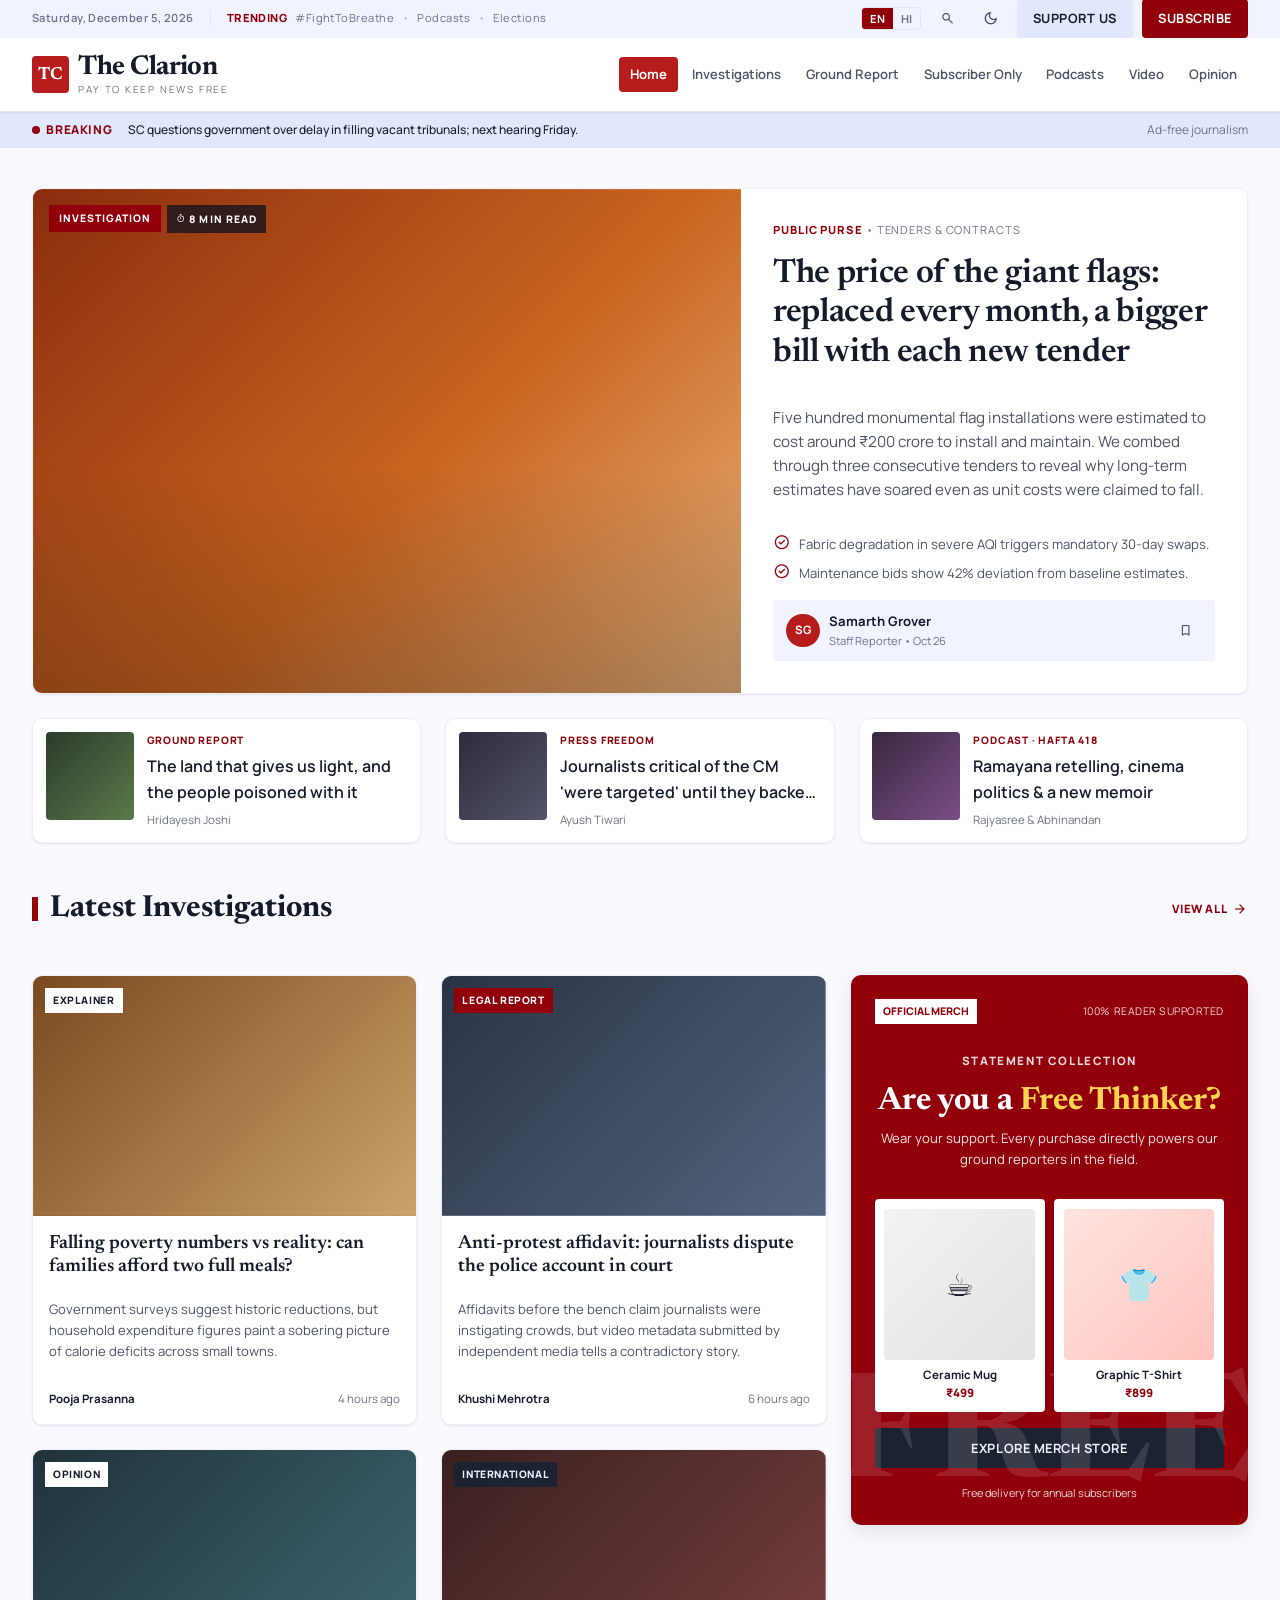
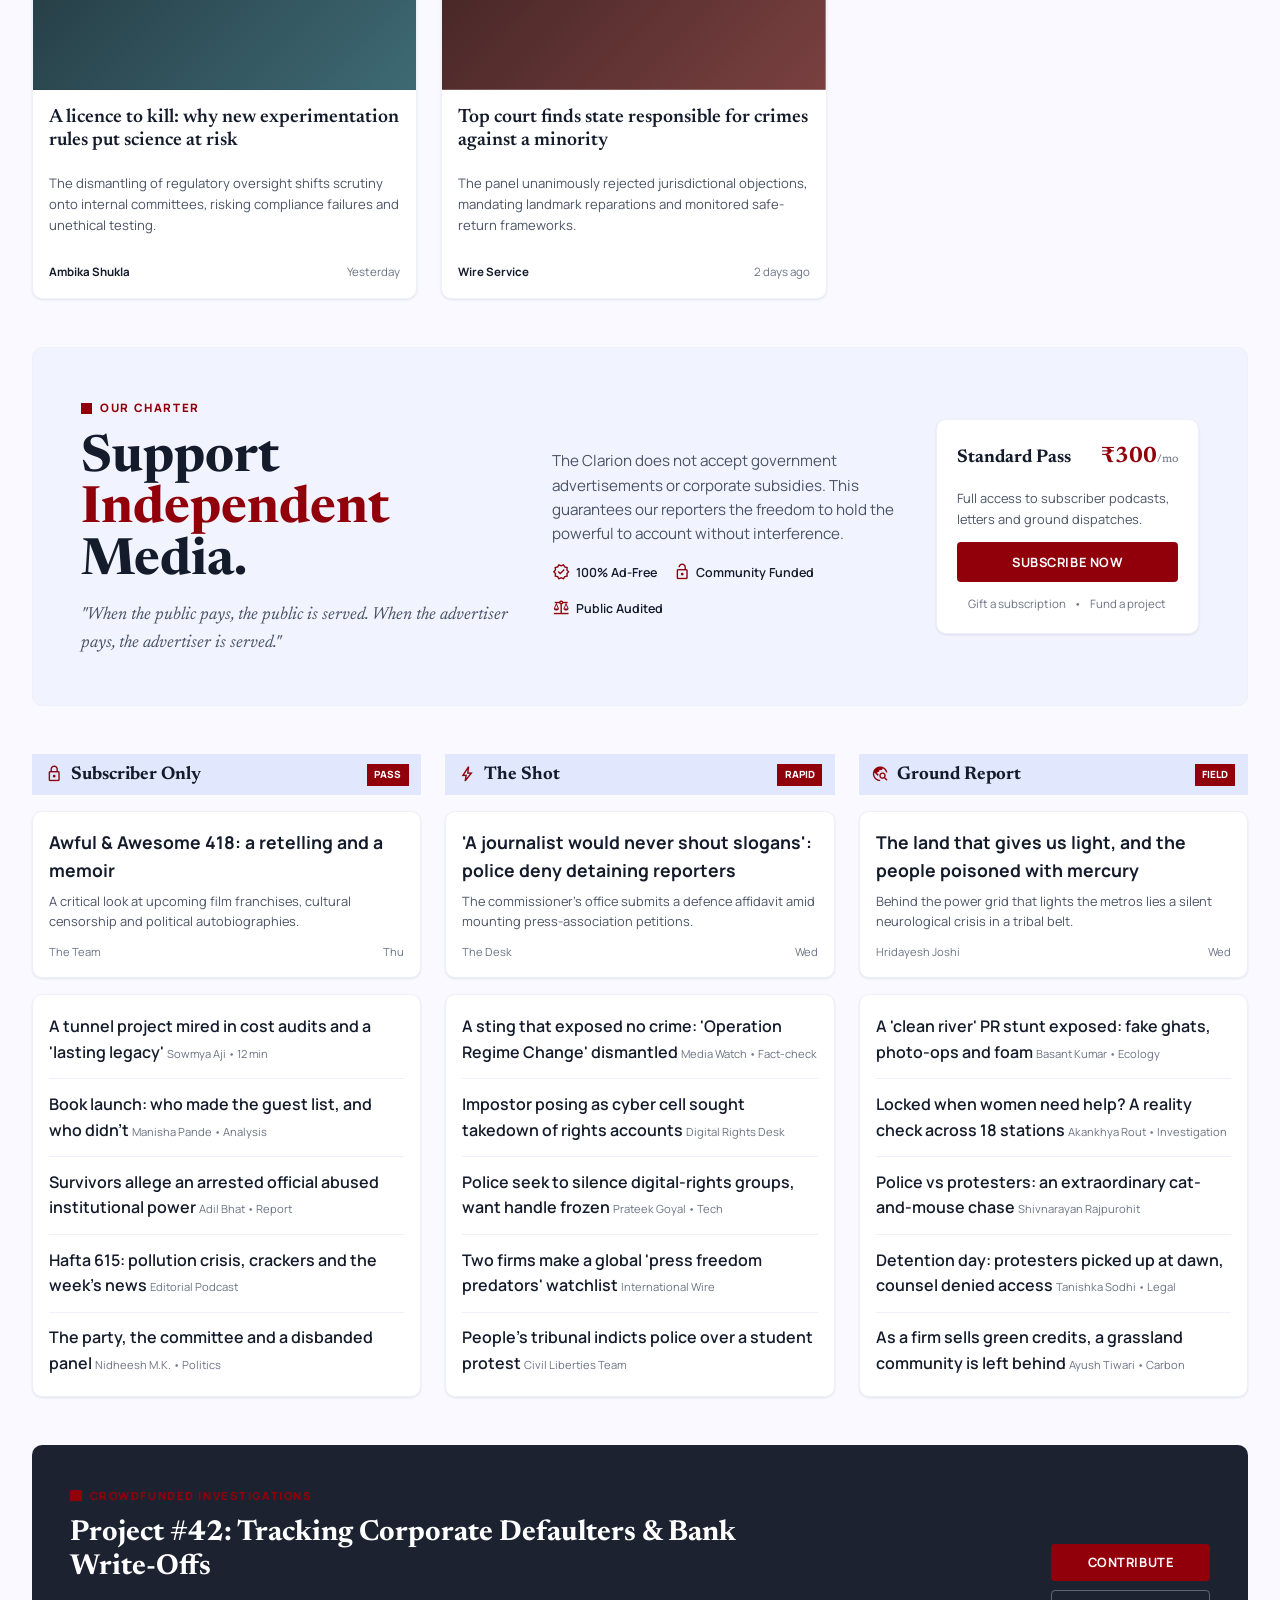
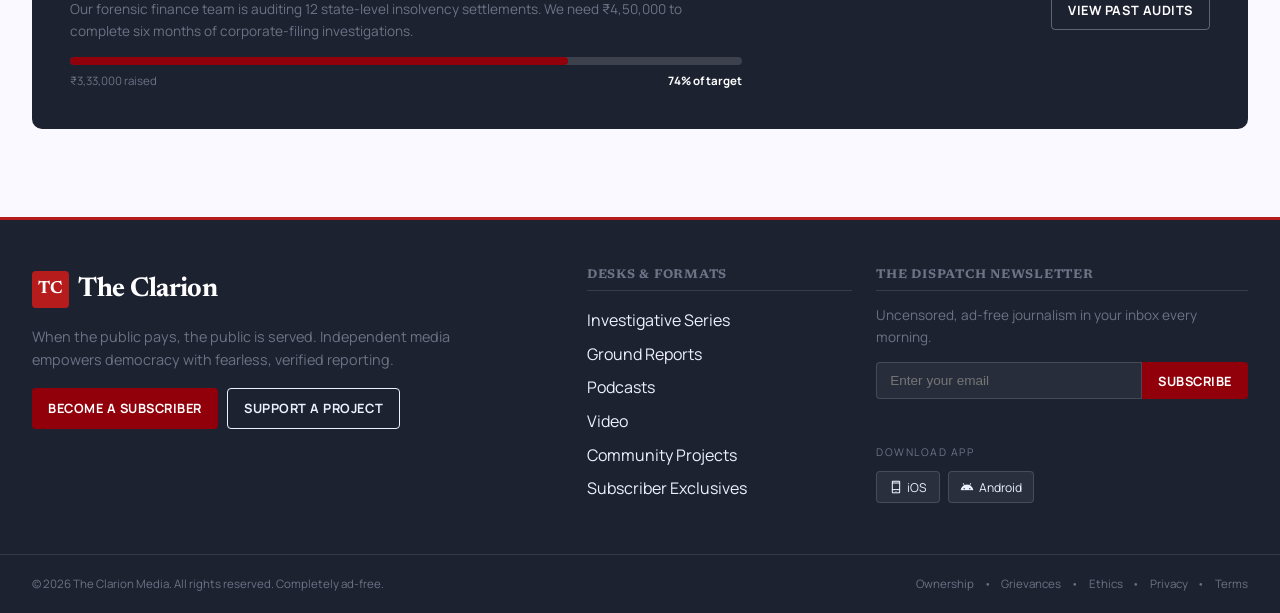
<file: index.html>
<!DOCTYPE html>
<html lang="en">
<head>
  <meta charset="UTF-8" />
  <meta name="viewport" content="width=device-width, initial-scale=1.0" />
  <title>The Clarion — Pay to keep news free</title>
  <meta name="description" content="The Clarion is an independent, ad-free newsroom. Investigations, ground reports, podcasts and opinion — funded by readers, not advertisers." />
  <link rel="preconnect" href="https://fonts.googleapis.com" />
  <link rel="preconnect" href="https://fonts.gstatic.com" crossorigin />
  <link href="https://fonts.googleapis.com/css2?family=Manrope:wght@400;500;600;700;800&family=Newsreader:ital,opsz,wght@0,6..72,400;0,6..72,500;0,6..72,600;0,6..72,700;1,6..72,400&family=Material+Symbols+Outlined:opsz,wght,FILL,GRAD@24,400,0,0&display=swap" rel="stylesheet" />
  <link rel="stylesheet" href="css/style.css" />
</head>
<body>
  <!-- ============ HEADER ============ -->
  <header class="site-header" id="siteHeader">
    <!-- Utility bar -->
    <div class="utility-bar">
      <div class="wrap utility-inner">
        <div class="utility-left">
          <span class="util-date" id="todayDate">Loading…</span>
          <span class="divider" aria-hidden="true"></span>
          <div class="trending">
            <span class="trending-label">Trending</span>
            <a href="#">#FightToBreathe</a>
            <span class="dot">•</span>
            <a href="#">Podcasts</a>
            <span class="dot">•</span>
            <a href="#">Elections</a>
          </div>
        </div>
        <div class="utility-right">
          <div class="lang-toggle" role="group" aria-label="Language">
            <button class="active" data-lang="EN">EN</button>
            <button data-lang="HI">HI</button>
          </div>
          <button class="icon-btn" id="searchToggle" aria-label="Search">
            <span class="material-symbols-outlined">search</span>
          </button>
          <button class="icon-btn theme-btn" id="themeToggle" aria-label="Toggle dark mode">
            <span class="material-symbols-outlined">dark_mode</span>
          </button>
          <a href="#support" class="btn btn-ghost">Support Us</a>
          <a href="#subscribe" class="btn btn-solid">Subscribe</a>
        </div>
      </div>
    </div>

    <!-- Masthead + nav -->
    <div class="wrap masthead">
      <a href="#" class="brand">
        <span class="brand-mark">TC</span>
        <span class="brand-text">
          <span class="brand-name">The Clarion</span>
          <span class="brand-tag">Pay to keep news free</span>
        </span>
      </a>

      <nav class="main-nav" id="mainNav" aria-label="Primary">
        <a href="index.html" class="active">Home</a>
        <a href="category.html">Investigations</a>
        <a href="category.html">Ground Report</a>
        <a href="category.html">Subscriber Only</a>
        <a href="category.html">Podcasts</a>
        <a href="category.html">Video</a>
        <a href="category.html">Opinion</a>
      </nav>

      <button class="icon-btn menu-btn" id="menuToggle" aria-label="Menu" aria-expanded="false">
        <span class="material-symbols-outlined">menu</span>
      </button>
    </div>

    <!-- Search drawer -->
    <div class="search-drawer" id="searchDrawer" hidden>
      <div class="wrap">
        <form class="search-form" onsubmit="return false;">
          <span class="material-symbols-outlined">search</span>
          <input type="search" placeholder="Search investigations, reporters, topics…" aria-label="Search" />
          <button type="submit" class="btn btn-solid">Go</button>
        </form>
      </div>
    </div>
  </header>

  <!-- Breaking ticker -->
  <div class="ticker">
    <div class="wrap ticker-inner">
      <span class="ticker-flag"><span class="pulse"></span> Breaking</span>
      <div class="ticker-track" id="tickerTrack">
        <span>SC questions government over delay in filling vacant tribunals; next hearing Friday.</span>
      </div>
      <span class="ticker-meta">Ad-free journalism</span>
    </div>
  </div>

  <main class="wrap">
    <!-- ============ HERO ============ -->
    <section class="hero">
      <article class="lead-card">
        <a href="article.html" class="lead-media" style="--img: linear-gradient(135deg,#8a2d0e,#c9641f 55%,#e9b27a)">
          <span class="badge badge-primary">Investigation</span>
          <span class="badge badge-dark"><span class="material-symbols-outlined">timer</span> 8 min read</span>
        </a>
        <div class="lead-body">
          <div class="kicker"><span class="kicker-strong">Public Purse</span> • Tenders &amp; Contracts</div>
          <h1 class="lead-title"><a href="article.html">The price of the giant flags: replaced every month, a bigger bill with each new tender</a></h1>
          <p class="lead-dek">Five hundred monumental flag installations were estimated to cost around ₹200 crore to install and maintain. We combed through three consecutive tenders to reveal why long-term estimates have soared even as unit costs were claimed to fall.</p>
          <ul class="lead-points">
            <li><span class="material-symbols-outlined">check_circle</span> Fabric degradation in severe AQI triggers mandatory 30-day swaps.</li>
            <li><span class="material-symbols-outlined">check_circle</span> Maintenance bids show 42% deviation from baseline estimates.</li>
          </ul>
          <div class="byline-row">
            <div class="byline">
              <span class="avatar">SG</span>
              <div>
                <p class="author">Samarth Grover</p>
                <p class="meta">Staff Reporter • Oct 26</p>
              </div>
            </div>
            <button class="icon-btn bookmark" aria-label="Bookmark">
              <span class="material-symbols-outlined">bookmark</span>
            </button>
          </div>
        </div>
      </article>

      <!-- Hero rail -->
      <div class="rail" id="heroRail"><!-- JS fills this --></div>
    </section>

    <!-- ============ SECTION HEADER ============ -->
    <div class="section-head">
      <div class="section-title">
        <span class="section-bar"></span>
        <h2>Latest Investigations</h2>
      </div>
      <a href="category.html" class="view-all">View all <span class="material-symbols-outlined">arrow_forward</span></a>
    </div>

    <!-- ============ STORY GRID + SIDEBAR ============ -->
    <section class="content-grid">
      <div class="story-grid" id="storyGrid"><!-- JS fills this --></div>

      <!-- Campaign sidebar -->
      <aside class="campaign">
        <div class="campaign-watermark" aria-hidden="true">FREE</div>
        <div class="campaign-top">
          <span class="chip chip-light">Official Merch</span>
          <span class="chip-text">100% reader supported</span>
        </div>
        <div class="campaign-hero">
          <p class="campaign-eyebrow">Statement Collection</p>
          <h3>Are you a <span class="hl">Free Thinker?</span></h3>
          <p class="campaign-copy">Wear your support. Every purchase directly powers our ground reporters in the field.</p>
        </div>
        <div class="merch-grid">
          <div class="merch">
            <div class="merch-img" style="--img:linear-gradient(135deg,#f3f3f3,#e2e2e2)"><span>☕</span></div>
            <p class="merch-name">Ceramic Mug</p>
            <p class="merch-price">₹499</p>
          </div>
          <div class="merch">
            <div class="merch-img" style="--img:linear-gradient(135deg,#ffe3df,#ffc4bd)"><span>👕</span></div>
            <p class="merch-name">Graphic T-Shirt</p>
            <p class="merch-price">₹899</p>
          </div>
        </div>
        <a href="#" class="btn btn-dark btn-block">Explore Merch Store</a>
        <p class="campaign-foot">Free delivery for annual subscribers</p>
      </aside>
    </section>

    <!-- ============ SUPPORT BREAKOUT ============ -->
    <section class="support" id="support">
      <div class="support-left">
        <span class="support-eyebrow"><span class="sq"></span> Our Charter</span>
        <h2>Support <span class="hl">Independent</span> Media.</h2>
        <blockquote>"When the public pays, the public is served. When the advertiser pays, the advertiser is served."</blockquote>
      </div>
      <div class="support-mid">
        <p>The Clarion does not accept government advertisements or corporate subsidies. This guarantees our reporters the freedom to hold the powerful to account without interference.</p>
        <div class="support-badges">
          <span><span class="material-symbols-outlined">verified</span> 100% Ad-Free</span>
          <span><span class="material-symbols-outlined">lock_open</span> Community Funded</span>
          <span><span class="material-symbols-outlined">balance</span> Public Audited</span>
        </div>
      </div>
      <div class="support-card" id="subscribe">
        <div class="tier-head">
          <span class="tier-name">Standard Pass</span>
          <span class="tier-price">₹300<small>/mo</small></span>
        </div>
        <p class="tier-dek">Full access to subscriber podcasts, letters and ground dispatches.</p>
        <a href="#" class="btn btn-solid btn-block">Subscribe Now</a>
        <div class="tier-links">
          <a href="#">Gift a subscription</a><span>•</span><a href="#">Fund a project</a>
        </div>
      </div>
    </section>

    <!-- ============ THREE-COLUMN DEEP DIVES ============ -->
    <section class="columns" id="columns"><!-- JS fills three columns --></section>

    <!-- ============ CROWDFUND BANNER ============ -->
    <section class="sena">
      <div class="sena-info">
        <span class="sena-eyebrow"><span class="sq"></span> Crowdfunded Investigations</span>
        <h3>Project #42: Tracking Corporate Defaulters &amp; Bank Write-Offs</h3>
        <p>Our forensic finance team is auditing 12 state-level insolvency settlements. We need ₹4,50,000 to complete six months of corporate-filing investigations.</p>
        <div class="meter">
          <div class="meter-bar"><span style="width:74%"></span></div>
          <div class="meter-labels"><span>₹3,33,000 raised</span><span class="strong">74% of target</span></div>
        </div>
      </div>
      <div class="sena-actions">
        <button class="btn btn-solid">Contribute</button>
        <button class="btn btn-outline-dark">View Past Audits</button>
      </div>
    </section>
  </main>

  <!-- ============ FOOTER ============ -->
  <footer class="site-footer">
    <div class="wrap footer-grid">
      <div class="footer-brand">
        <div class="brand">
          <span class="brand-mark">TC</span>
          <span class="brand-name light">The Clarion</span>
        </div>
        <p>When the public pays, the public is served. Independent media empowers democracy with fearless, verified reporting.</p>
        <div class="footer-cta">
          <a href="#subscribe" class="btn btn-solid">Become a Subscriber</a>
          <a href="#" class="btn btn-outline">Support a Project</a>
        </div>
      </div>
      <div class="footer-col">
        <h4>Desks &amp; Formats</h4>
        <ul>
          <li><a href="#">Investigative Series</a></li>
          <li><a href="#">Ground Reports</a></li>
          <li><a href="#">Podcasts</a></li>
          <li><a href="#">Video</a></li>
          <li><a href="#">Community Projects</a></li>
          <li><a href="#">Subscriber Exclusives</a></li>
        </ul>
      </div>
      <div class="footer-col newsletter">
        <h4>The Dispatch Newsletter</h4>
        <p>Uncensored, ad-free journalism in your inbox every morning.</p>
        <form class="news-form" id="newsForm">
          <input type="email" placeholder="Enter your email" required aria-label="Email" />
          <button type="submit" class="btn btn-solid">Subscribe</button>
        </form>
        <p class="news-msg" id="newsMsg" role="status"></p>
        <div class="apps">
          <span class="apps-label">Download App</span>
          <div>
            <button class="app-btn"><span class="material-symbols-outlined">phone_iphone</span> iOS</button>
            <button class="app-btn"><span class="material-symbols-outlined">android</span> Android</button>
          </div>
        </div>
      </div>
    </div>
    <div class="wrap footer-base">
      <span>© <span id="year"></span> The Clarion Media. All rights reserved. Completely ad-free.</span>
      <div class="footer-legal">
        <a href="#">Ownership</a><span>•</span><a href="#">Grievances</a><span>•</span><a href="#">Ethics</a><span>•</span><a href="#">Privacy</a><span>•</span><a href="#">Terms</a>
      </div>
    </div>
  </footer>

  <button class="to-top" id="toTop" aria-label="Back to top">
    <span class="material-symbols-outlined">arrow_upward</span>
  </button>

  <script src="js/script.js"></script>
</body>
</html>
</file>
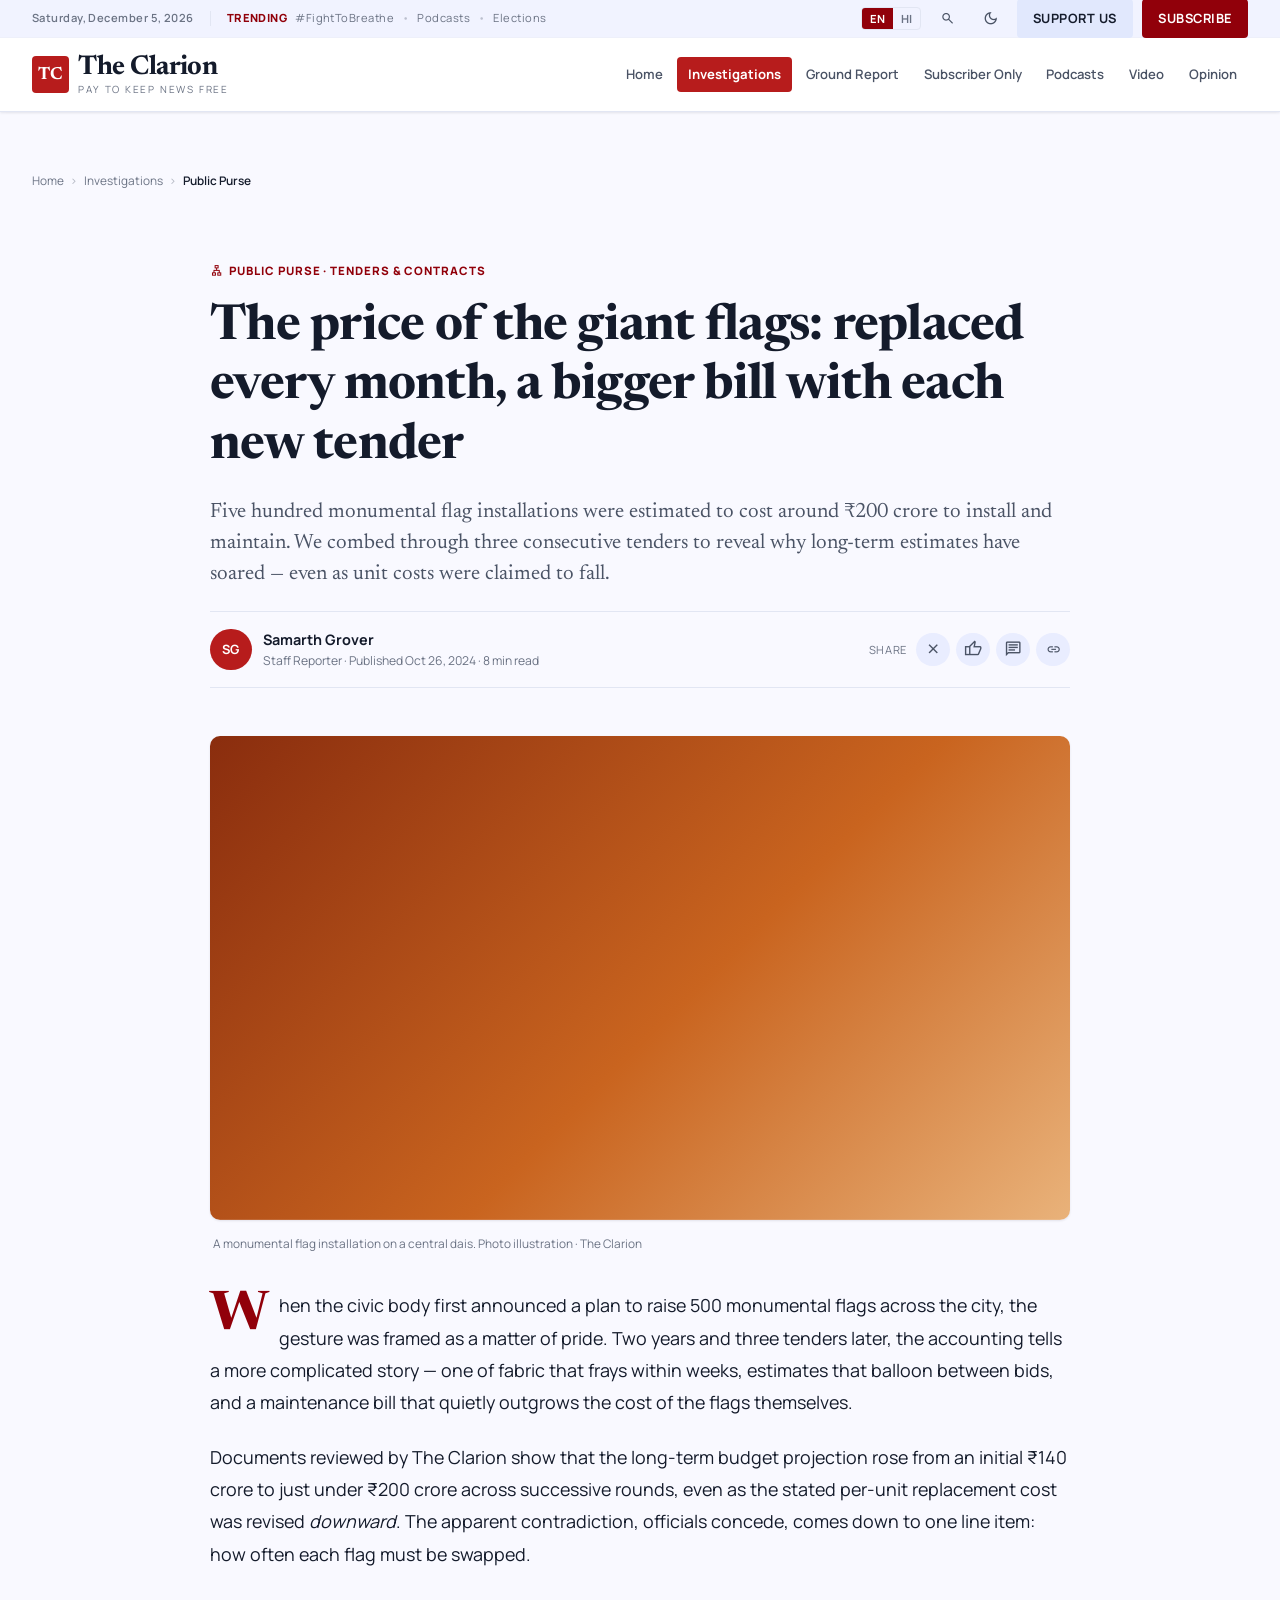
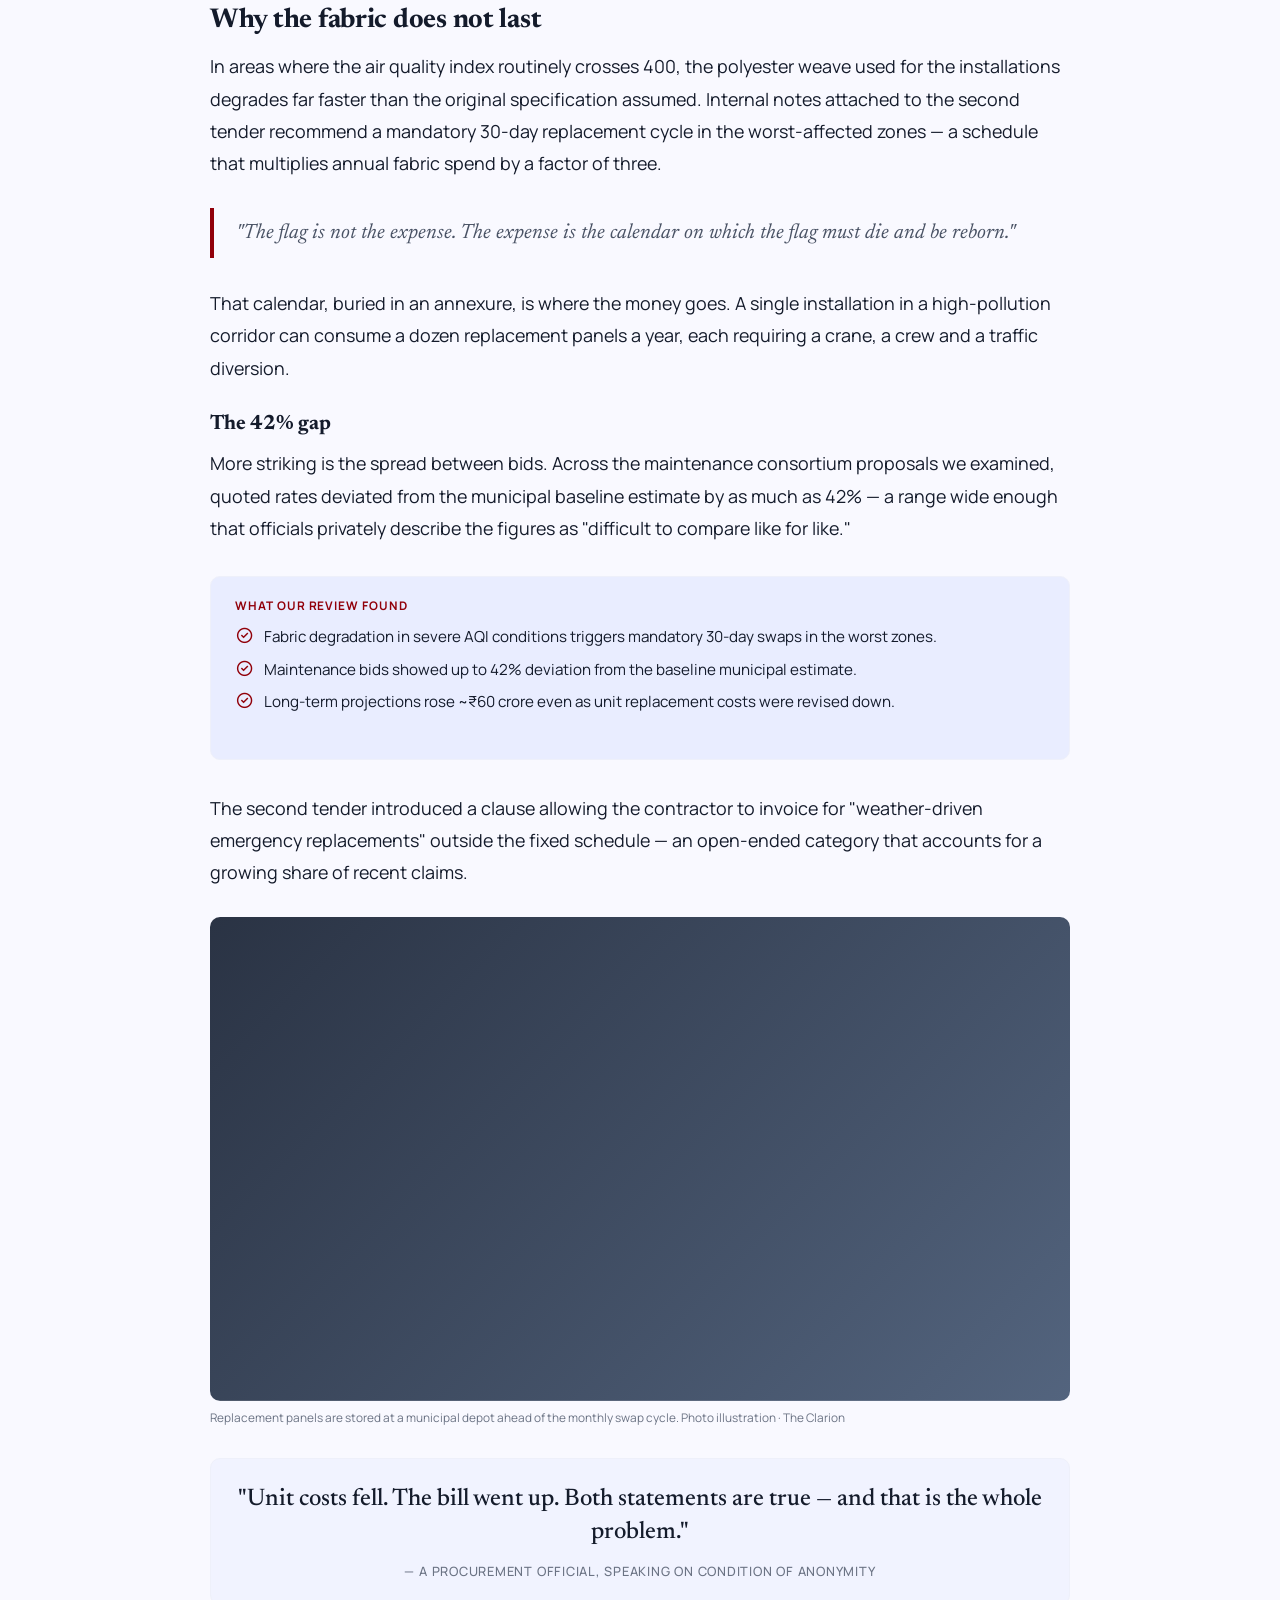
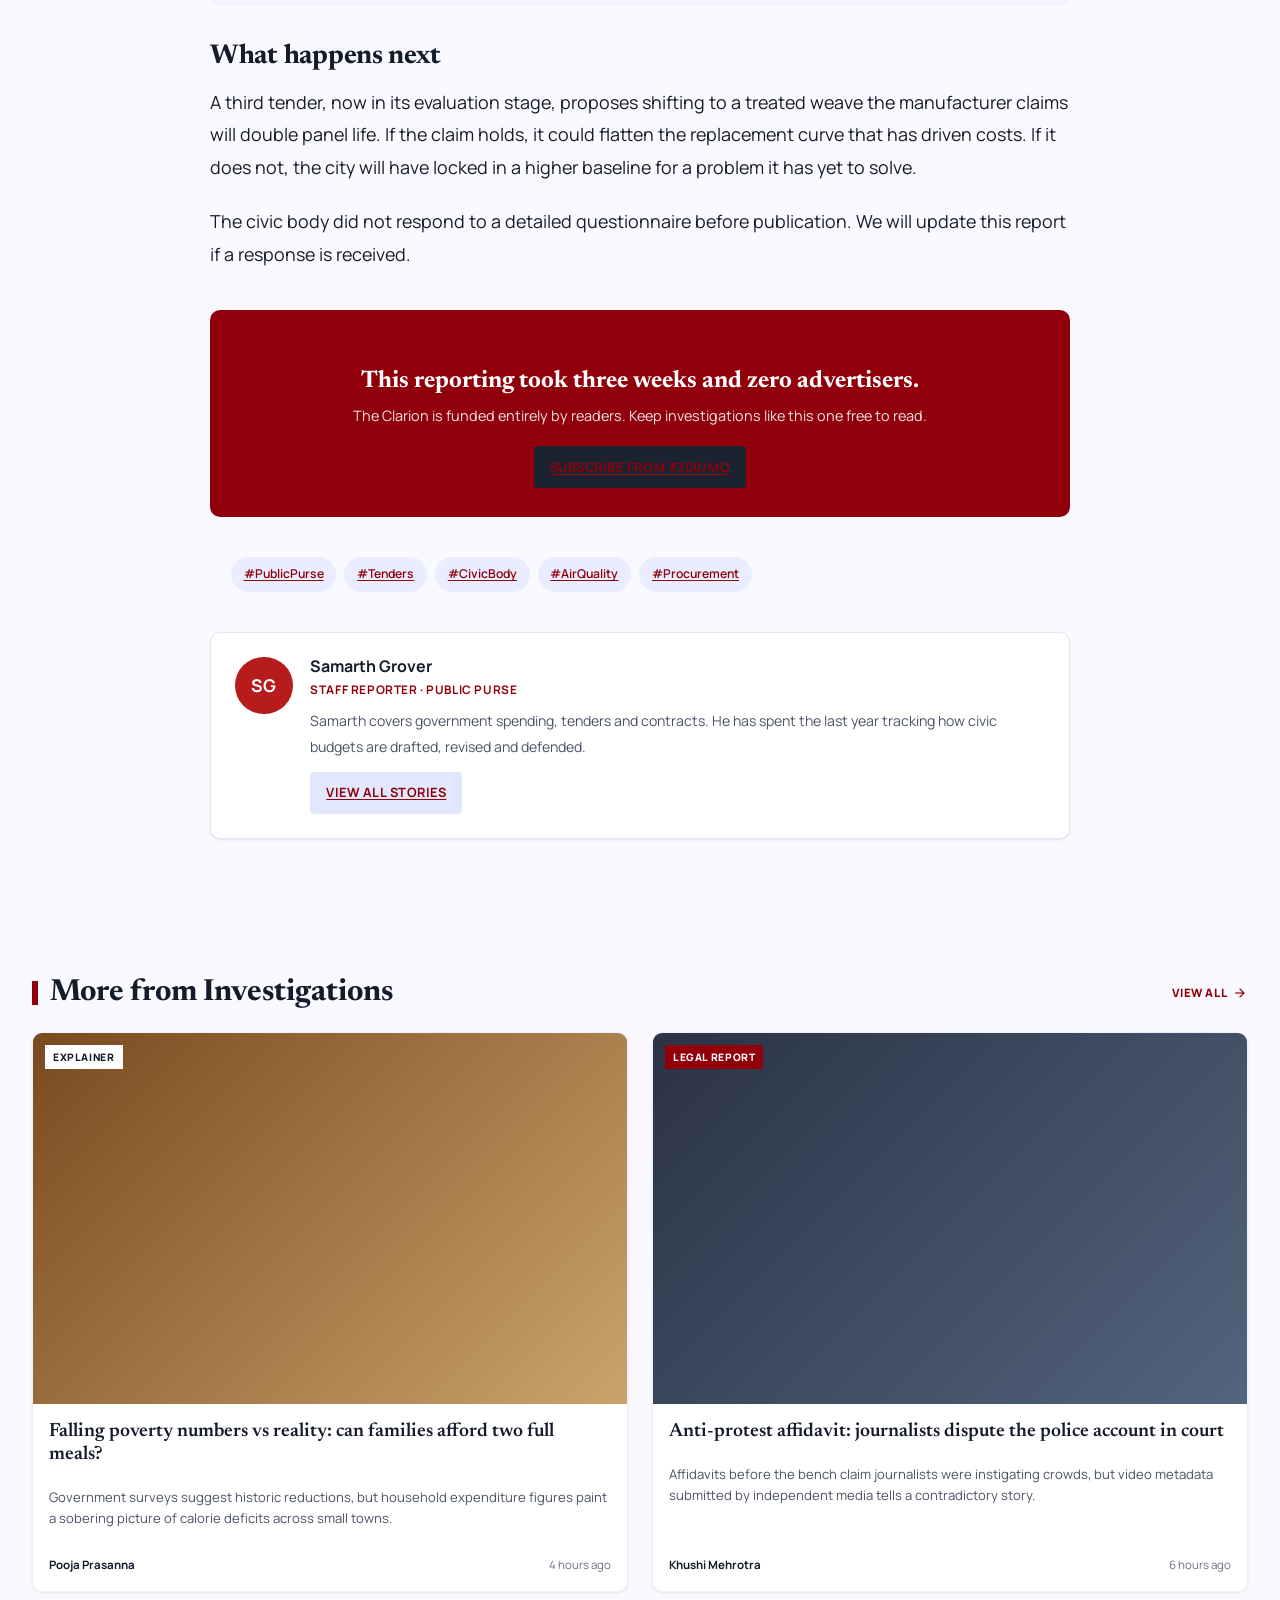
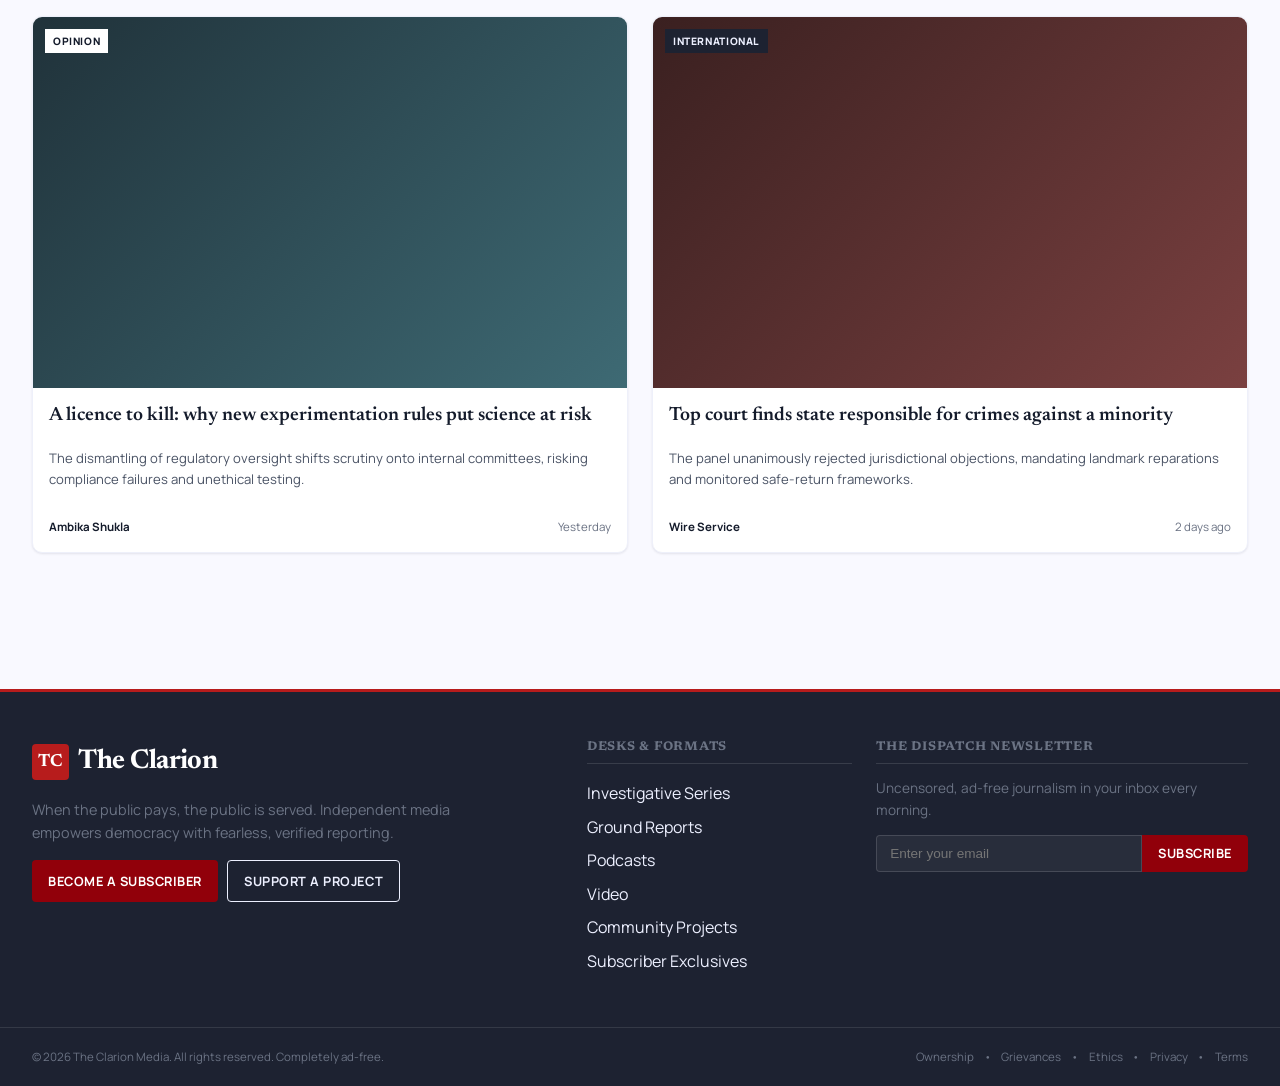
<file: article.html>
<!DOCTYPE html>
<html lang="en">
<head>
  <meta charset="UTF-8" />
  <meta name="viewport" content="width=device-width, initial-scale=1.0" />
  <title>The price of the giant flags — The Clarion</title>
  <meta name="description" content="We combed through three consecutive tenders to reveal why long-term estimates for the city's giant flags have soared even as unit costs were claimed to fall." />
  <link rel="preconnect" href="https://fonts.googleapis.com" />
  <link rel="preconnect" href="https://fonts.gstatic.com" crossorigin />
  <link href="https://fonts.googleapis.com/css2?family=Manrope:wght@400;500;600;700;800&family=Newsreader:ital,opsz,wght@0,6..72,400;0,6..72,500;0,6..72,600;0,6..72,700;1,6..72,400&family=Material+Symbols+Outlined:opsz,wght,FILL,GRAD@24,400,0,0&display=swap" rel="stylesheet" />
  <link rel="stylesheet" href="css/style.css" />
</head>
<body>
  <div class="reading-progress" id="readingProgress"></div>

  <!-- ============ HEADER ============ -->
  <header class="site-header">
    <div class="utility-bar">
      <div class="wrap utility-inner">
        <div class="utility-left">
          <span class="util-date" id="todayDate">Loading…</span>
          <span class="divider" aria-hidden="true"></span>
          <div class="trending">
            <span class="trending-label">Trending</span>
            <a href="category.html">#FightToBreathe</a>
            <span class="dot">•</span>
            <a href="category.html">Podcasts</a>
            <span class="dot">•</span>
            <a href="category.html">Elections</a>
          </div>
        </div>
        <div class="utility-right">
          <div class="lang-toggle" role="group" aria-label="Language">
            <button class="active" data-lang="EN">EN</button>
            <button data-lang="HI">HI</button>
          </div>
          <button class="icon-btn" id="searchToggle" aria-label="Search"><span class="material-symbols-outlined">search</span></button>
          <button class="icon-btn theme-btn" id="themeToggle" aria-label="Toggle dark mode"><span class="material-symbols-outlined">dark_mode</span></button>
          <a href="index.html#support" class="btn btn-ghost">Support Us</a>
          <a href="index.html#subscribe" class="btn btn-solid">Subscribe</a>
        </div>
      </div>
    </div>
    <div class="wrap masthead">
      <a href="index.html" class="brand">
        <span class="brand-mark">TC</span>
        <span class="brand-text">
          <span class="brand-name">The Clarion</span>
          <span class="brand-tag">Pay to keep news free</span>
        </span>
      </a>
      <nav class="main-nav" id="mainNav" aria-label="Primary">
        <a href="index.html">Home</a>
        <a href="category.html" class="active">Investigations</a>
        <a href="category.html">Ground Report</a>
        <a href="category.html">Subscriber Only</a>
        <a href="category.html">Podcasts</a>
        <a href="category.html">Video</a>
        <a href="category.html">Opinion</a>
      </nav>
      <button class="icon-btn menu-btn" id="menuToggle" aria-label="Menu" aria-expanded="false"><span class="material-symbols-outlined">menu</span></button>
    </div>
    <div class="search-drawer" id="searchDrawer" hidden>
      <div class="wrap">
        <form class="search-form" onsubmit="return false;">
          <span class="material-symbols-outlined">search</span>
          <input type="search" placeholder="Search investigations, reporters, topics…" aria-label="Search" />
          <button type="submit" class="btn btn-solid">Go</button>
        </form>
      </div>
    </div>
  </header>

  <main class="wrap">
    <!-- Breadcrumb -->
    <nav class="breadcrumb" aria-label="Breadcrumb">
      <a href="index.html">Home</a><span class="sep">›</span>
      <a href="category.html">Investigations</a><span class="sep">›</span>
      <span class="current">Public Purse</span>
    </nav>

    <article class="article">
      <header class="article-head">
        <span class="article-kicker"><span class="material-symbols-outlined">lan</span> Public Purse · Tenders &amp; Contracts</span>
        <h1 class="article-title">The price of the giant flags: replaced every month, a bigger bill with each new tender</h1>
        <p class="article-dek">Five hundred monumental flag installations were estimated to cost around ₹200 crore to install and maintain. We combed through three consecutive tenders to reveal why long-term estimates have soared — even as unit costs were claimed to fall.</p>

        <div class="article-meta">
          <div class="byline">
            <span class="avatar">SG</span>
            <div>
              <p class="author">Samarth Grover</p>
              <p class="meta">Staff Reporter · Published Oct 26, 2024 · 8 min read</p>
            </div>
          </div>
          <div class="share">
            <span class="share-label">Share</span>
            <a class="share-btn" href="#" aria-label="Share on X" data-share="x"><span class="material-symbols-outlined">close</span></a>
            <a class="share-btn" href="#" aria-label="Share on Facebook" data-share="fb"><span class="material-symbols-outlined">thumb_up</span></a>
            <a class="share-btn" href="#" aria-label="Share on WhatsApp" data-share="wa"><span class="material-symbols-outlined">chat</span></a>
            <button class="share-btn" id="copyLink" aria-label="Copy link"><span class="material-symbols-outlined">link</span></button>
          </div>
        </div>
      </header>

      <div class="article-hero" style="--img: linear-gradient(135deg,#8a2d0e,#c9641f 55%,#e9b27a)" role="img" aria-label="A giant national flag on a concrete dais"></div>
      <p class="article-figcap">A monumental flag installation on a central dais. Photo illustration · The Clarion</p>

      <div class="prose">
        <p>When the civic body first announced a plan to raise 500 monumental flags across the city, the gesture was framed as a matter of pride. Two years and three tenders later, the accounting tells a more complicated story — one of fabric that frays within weeks, estimates that balloon between bids, and a maintenance bill that quietly outgrows the cost of the flags themselves.</p>

        <p>Documents reviewed by The Clarion show that the long-term budget projection rose from an initial ₹140 crore to just under ₹200 crore across successive rounds, even as the stated per-unit replacement cost was revised <em>downward</em>. The apparent contradiction, officials concede, comes down to one line item: how often each flag must be swapped.</p>

        <h2>Why the fabric does not last</h2>
        <p>In areas where the air quality index routinely crosses 400, the polyester weave used for the installations degrades far faster than the original specification assumed. Internal notes attached to the second tender recommend a mandatory 30-day replacement cycle in the worst-affected zones — a schedule that multiplies annual fabric spend by a factor of three.</p>

        <blockquote>"The flag is not the expense. The expense is the calendar on which the flag must die and be reborn."</blockquote>

        <p>That calendar, buried in an annexure, is where the money goes. A single installation in a high-pollution corridor can consume a dozen replacement panels a year, each requiring a crane, a crew and a traffic diversion.</p>

        <h3>The 42% gap</h3>
        <p>More striking is the spread between bids. Across the maintenance consortium proposals we examined, quoted rates deviated from the municipal baseline estimate by as much as 42% — a range wide enough that officials privately describe the figures as "difficult to compare like for like."</p>

        <div class="keybox">
          <h4>What our review found</h4>
          <ul>
            <li><span class="material-symbols-outlined">check_circle</span> Fabric degradation in severe AQI conditions triggers mandatory 30-day swaps in the worst zones.</li>
            <li><span class="material-symbols-outlined">check_circle</span> Maintenance bids showed up to 42% deviation from the baseline municipal estimate.</li>
            <li><span class="material-symbols-outlined">check_circle</span> Long-term projections rose ~₹60 crore even as unit replacement costs were revised down.</li>
          </ul>
        </div>

        <p>The second tender introduced a clause allowing the contractor to invoice for "weather-driven emergency replacements" outside the fixed schedule — an open-ended category that accounts for a growing share of recent claims.</p>

        <figure>
          <div class="fig-img" style="--img: linear-gradient(135deg,#2a3344,#53647e)"></div>
          <figcaption>Replacement panels are stored at a municipal depot ahead of the monthly swap cycle. Photo illustration · The Clarion</figcaption>
        </figure>

        <p class="pull-quote">"Unit costs fell. The bill went up. Both statements are true — and that is the whole problem."
          <cite>— A procurement official, speaking on condition of anonymity</cite>
        </p>

        <h2>What happens next</h2>
        <p>A third tender, now in its evaluation stage, proposes shifting to a treated weave the manufacturer claims will double panel life. If the claim holds, it could flatten the replacement curve that has driven costs. If it does not, the city will have locked in a higher baseline for a problem it has yet to solve.</p>

        <p>The civic body did not respond to a detailed questionnaire before publication. We will update this report if a response is received.</p>

        <div class="inline-cta">
          <h3>This reporting took three weeks and zero advertisers.</h3>
          <p>The Clarion is funded entirely by readers. Keep investigations like this one free to read.</p>
          <a href="index.html#subscribe" class="btn btn-dark">Subscribe from ₹300/mo</a>
        </div>

        <ul class="tags">
          <a class="tag" href="category.html">#PublicPurse</a>
          <a class="tag" href="category.html">#Tenders</a>
          <a class="tag" href="category.html">#CivicBody</a>
          <a class="tag" href="category.html">#AirQuality</a>
          <a class="tag" href="category.html">#Procurement</a>
        </ul>

        <div class="author-card">
          <span class="avatar">SG</span>
          <div>
            <h4>Samarth Grover</h4>
            <p class="role">Staff Reporter · Public Purse</p>
            <p>Samarth covers government spending, tenders and contracts. He has spent the last year tracking how civic budgets are drafted, revised and defended.</p>
            <a href="category.html" class="btn btn-ghost follow">View all stories</a>
          </div>
        </div>
      </div>
    </article>

    <!-- Related -->
    <section class="related">
      <div class="section-head">
        <div class="section-title"><span class="section-bar"></span><h2>More from Investigations</h2></div>
        <a href="category.html" class="view-all">View all <span class="material-symbols-outlined">arrow_forward</span></a>
      </div>
      <div class="story-grid" id="relatedGrid"><!-- JS fills --></div>
    </section>
  </main>

  <!-- ============ FOOTER ============ -->
  <footer class="site-footer">
    <div class="wrap footer-grid">
      <div class="footer-brand">
        <div class="brand"><span class="brand-mark">TC</span><span class="brand-name light">The Clarion</span></div>
        <p>When the public pays, the public is served. Independent media empowers democracy with fearless, verified reporting.</p>
        <div class="footer-cta">
          <a href="index.html#subscribe" class="btn btn-solid">Become a Subscriber</a>
          <a href="#" class="btn btn-outline">Support a Project</a>
        </div>
      </div>
      <div class="footer-col">
        <h4>Desks &amp; Formats</h4>
        <ul>
          <li><a href="category.html">Investigative Series</a></li>
          <li><a href="category.html">Ground Reports</a></li>
          <li><a href="category.html">Podcasts</a></li>
          <li><a href="category.html">Video</a></li>
          <li><a href="category.html">Community Projects</a></li>
          <li><a href="category.html">Subscriber Exclusives</a></li>
        </ul>
      </div>
      <div class="footer-col newsletter">
        <h4>The Dispatch Newsletter</h4>
        <p>Uncensored, ad-free journalism in your inbox every morning.</p>
        <form class="news-form" id="newsForm">
          <input type="email" placeholder="Enter your email" required aria-label="Email" />
          <button type="submit" class="btn btn-solid">Subscribe</button>
        </form>
        <p class="news-msg" id="newsMsg" role="status"></p>
      </div>
    </div>
    <div class="wrap footer-base">
      <span>© <span id="year"></span> The Clarion Media. All rights reserved. Completely ad-free.</span>
      <div class="footer-legal">
        <a href="#">Ownership</a><span>•</span><a href="#">Grievances</a><span>•</span><a href="#">Ethics</a><span>•</span><a href="#">Privacy</a><span>•</span><a href="#">Terms</a>
      </div>
    </div>
  </footer>

  <button class="to-top" id="toTop" aria-label="Back to top"><span class="material-symbols-outlined">arrow_upward</span></button>
  <script src="js/script.js"></script>
</body>
</html>
</file>
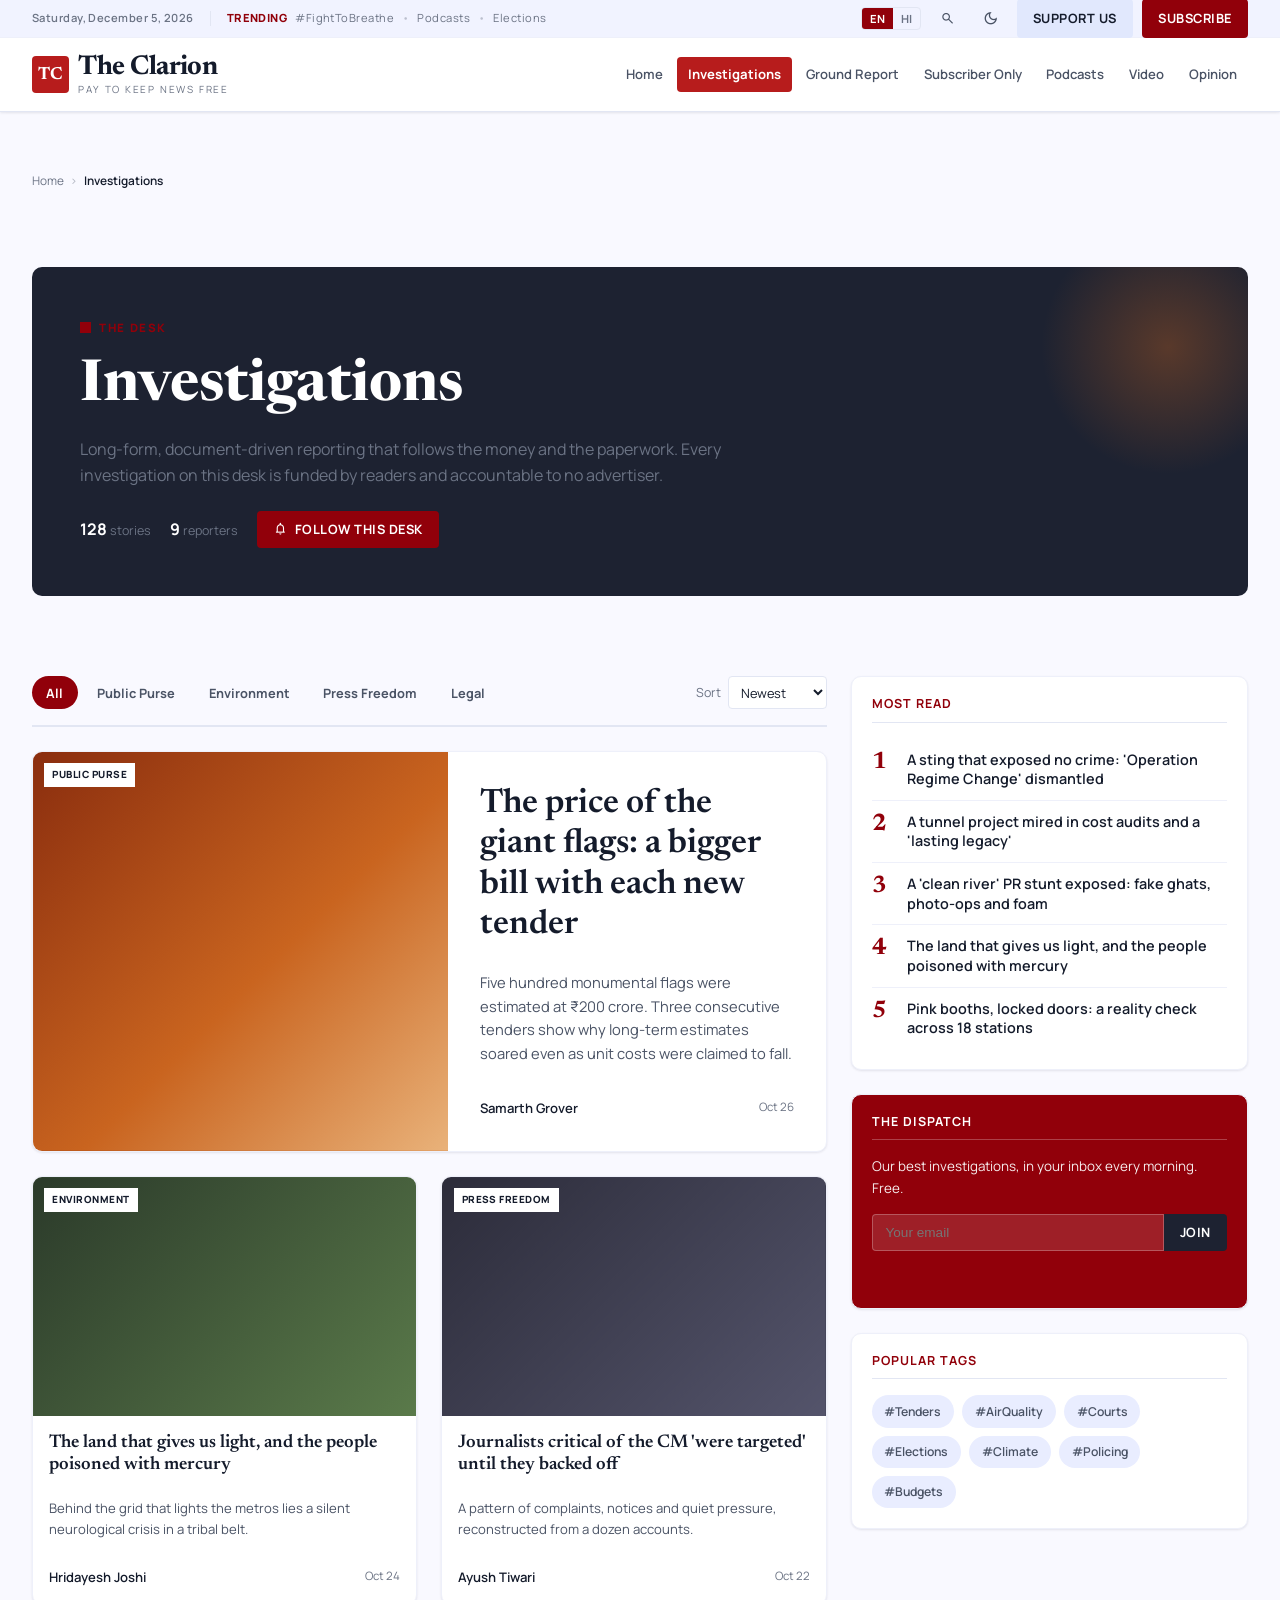
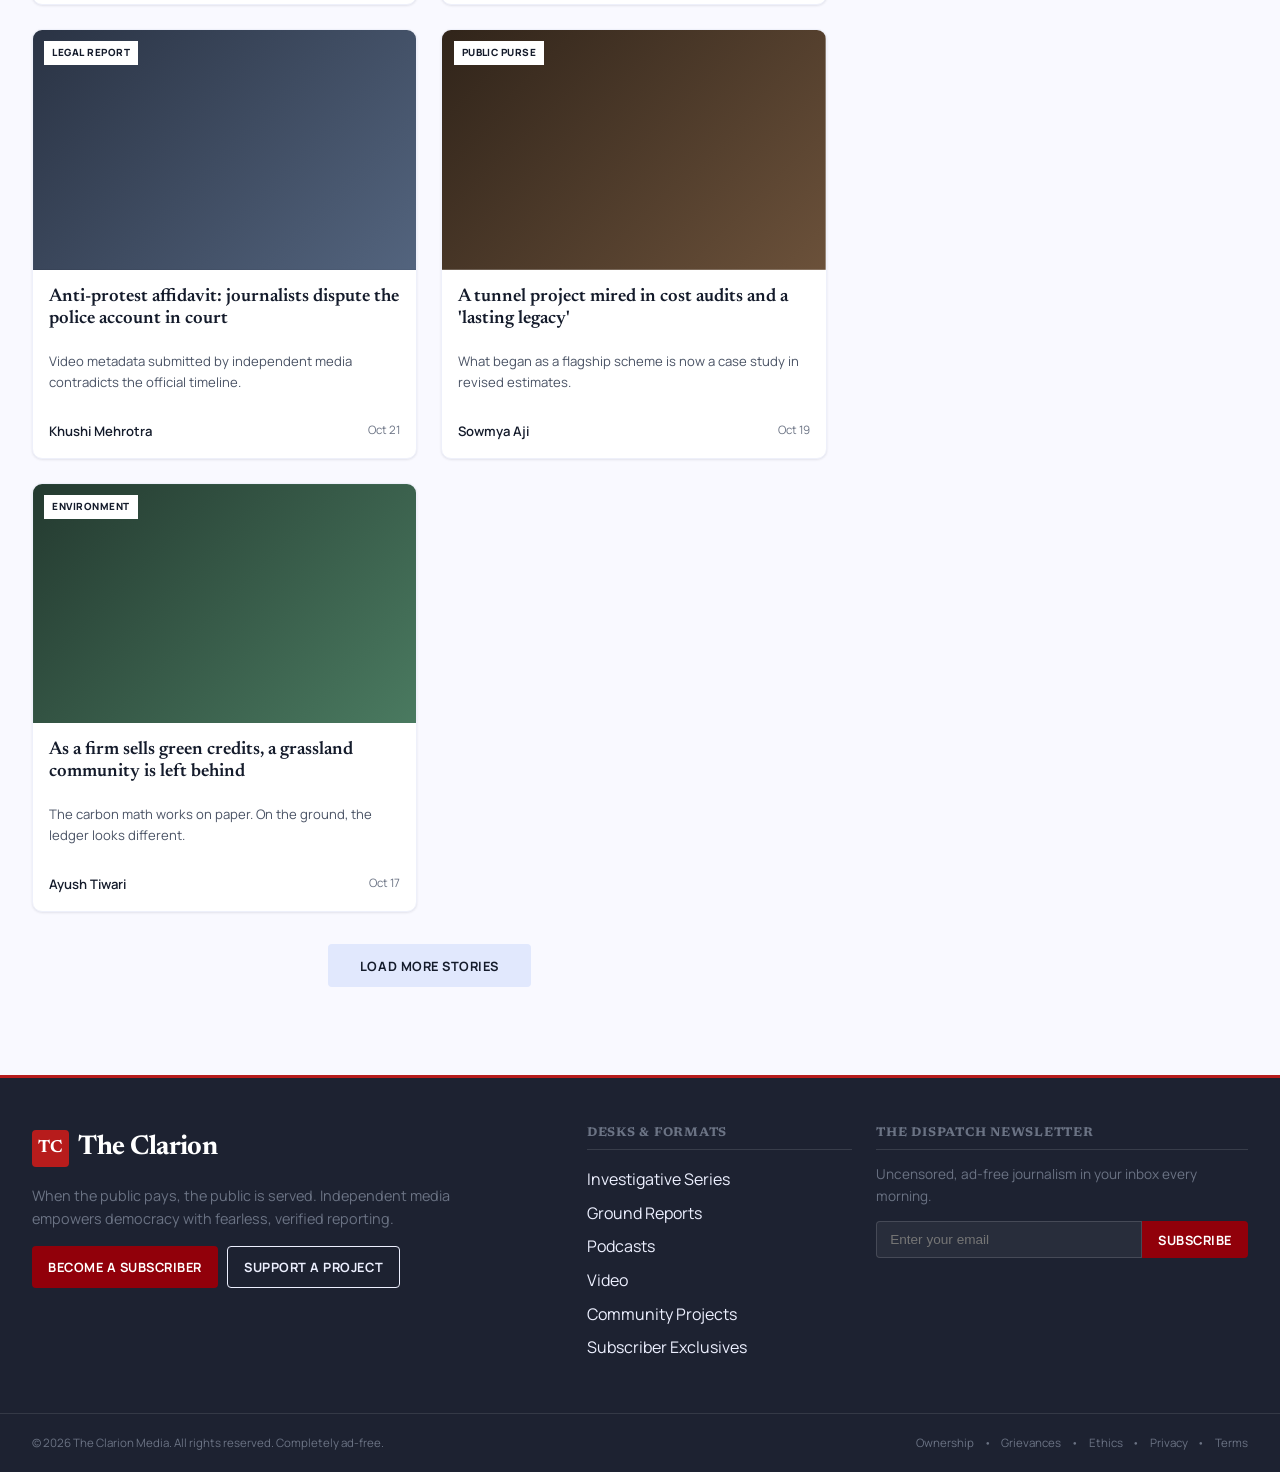
<file: category.html>
<!DOCTYPE html>
<html lang="en">
<head>
  <meta charset="UTF-8" />
  <meta name="viewport" content="width=device-width, initial-scale=1.0" />
  <title>Investigations — The Clarion</title>
  <meta name="description" content="Long-form, document-driven investigations from The Clarion newsroom. Funded by readers, accountable to no advertiser." />
  <link rel="preconnect" href="https://fonts.googleapis.com" />
  <link rel="preconnect" href="https://fonts.gstatic.com" crossorigin />
  <link href="https://fonts.googleapis.com/css2?family=Manrope:wght@400;500;600;700;800&family=Newsreader:ital,opsz,wght@0,6..72,400;0,6..72,500;0,6..72,600;0,6..72,700;1,6..72,400&family=Material+Symbols+Outlined:opsz,wght,FILL,GRAD@24,400,0,0&display=swap" rel="stylesheet" />
  <link rel="stylesheet" href="css/style.css" />
</head>
<body>
  <!-- ============ HEADER ============ -->
  <header class="site-header">
    <div class="utility-bar">
      <div class="wrap utility-inner">
        <div class="utility-left">
          <span class="util-date" id="todayDate">Loading…</span>
          <span class="divider" aria-hidden="true"></span>
          <div class="trending">
            <span class="trending-label">Trending</span>
            <a href="#">#FightToBreathe</a>
            <span class="dot">•</span>
            <a href="#">Podcasts</a>
            <span class="dot">•</span>
            <a href="#">Elections</a>
          </div>
        </div>
        <div class="utility-right">
          <div class="lang-toggle" role="group" aria-label="Language">
            <button class="active" data-lang="EN">EN</button>
            <button data-lang="HI">HI</button>
          </div>
          <button class="icon-btn" id="searchToggle" aria-label="Search"><span class="material-symbols-outlined">search</span></button>
          <button class="icon-btn theme-btn" id="themeToggle" aria-label="Toggle dark mode"><span class="material-symbols-outlined">dark_mode</span></button>
          <a href="index.html#support" class="btn btn-ghost">Support Us</a>
          <a href="index.html#subscribe" class="btn btn-solid">Subscribe</a>
        </div>
      </div>
    </div>
    <div class="wrap masthead">
      <a href="index.html" class="brand">
        <span class="brand-mark">TC</span>
        <span class="brand-text">
          <span class="brand-name">The Clarion</span>
          <span class="brand-tag">Pay to keep news free</span>
        </span>
      </a>
      <nav class="main-nav" id="mainNav" aria-label="Primary">
        <a href="index.html">Home</a>
        <a href="category.html" class="active">Investigations</a>
        <a href="category.html">Ground Report</a>
        <a href="category.html">Subscriber Only</a>
        <a href="category.html">Podcasts</a>
        <a href="category.html">Video</a>
        <a href="category.html">Opinion</a>
      </nav>
      <button class="icon-btn menu-btn" id="menuToggle" aria-label="Menu" aria-expanded="false"><span class="material-symbols-outlined">menu</span></button>
    </div>
    <div class="search-drawer" id="searchDrawer" hidden>
      <div class="wrap">
        <form class="search-form" onsubmit="return false;">
          <span class="material-symbols-outlined">search</span>
          <input type="search" placeholder="Search investigations, reporters, topics…" aria-label="Search" />
          <button type="submit" class="btn btn-solid">Go</button>
        </form>
      </div>
    </div>
  </header>

  <main class="wrap">
    <!-- Breadcrumb -->
    <nav class="breadcrumb" aria-label="Breadcrumb">
      <a href="index.html">Home</a><span class="sep">›</span>
      <span class="current">Investigations</span>
    </nav>

    <!-- Category hero -->
    <section class="cat-hero">
      <span class="cat-hero-eyebrow"><span class="sq"></span> The Desk</span>
      <h1>Investigations</h1>
      <p>Long-form, document-driven reporting that follows the money and the paperwork. Every investigation on this desk is funded by readers and accountable to no advertiser.</p>
      <div class="cat-hero-foot">
        <span class="cat-stat"><b>128</b> stories</span>
        <span class="cat-stat"><b>9</b> reporters</span>
        <button class="btn btn-solid"><span class="material-symbols-outlined">notifications</span> Follow this desk</button>
      </div>
    </section>

    <div class="cat-layout">
      <!-- Main column -->
      <div>
        <div class="filter-bar">
          <div class="filter-tabs" id="filterTabs" role="tablist">
            <button class="active" data-filter="all">All</button>
            <button data-filter="Public Purse">Public Purse</button>
            <button data-filter="Environment">Environment</button>
            <button data-filter="Press Freedom">Press Freedom</button>
            <button data-filter="Legal">Legal</button>
          </div>
          <label class="sort-select">Sort
            <select id="sortSelect">
              <option value="new">Newest</option>
              <option value="old">Oldest</option>
              <option value="read">Most read</option>
            </select>
          </label>
        </div>

        <div class="cat-grid" id="catGrid"><!-- JS fills --></div>
        <button class="btn btn-ghost load-more" id="loadMore">Load more stories</button>
      </div>

      <!-- Sidebar -->
      <aside>
        <div class="sidebar-block">
          <h3>Most Read</h3>
          <nav class="mostread" id="mostRead"><!-- JS fills --></nav>
        </div>
        <div class="sidebar-block sidebar-news">
          <h3>The Dispatch</h3>
          <p>Our best investigations, in your inbox every morning. Free.</p>
          <form class="news-form" id="newsForm">
            <input type="email" placeholder="Your email" required aria-label="Email" />
            <button type="submit" class="btn btn-solid">Join</button>
          </form>
          <p class="news-msg" id="newsMsg" role="status"></p>
        </div>
        <div class="sidebar-block">
          <h3>Popular Tags</h3>
          <div class="tagcloud">
            <a class="tag" href="#">#Tenders</a>
            <a class="tag" href="#">#AirQuality</a>
            <a class="tag" href="#">#Courts</a>
            <a class="tag" href="#">#Elections</a>
            <a class="tag" href="#">#Climate</a>
            <a class="tag" href="#">#Policing</a>
            <a class="tag" href="#">#Budgets</a>
          </div>
        </div>
      </aside>
    </div>
  </main>

  <!-- ============ FOOTER ============ -->
  <footer class="site-footer">
    <div class="wrap footer-grid">
      <div class="footer-brand">
        <div class="brand"><span class="brand-mark">TC</span><span class="brand-name light">The Clarion</span></div>
        <p>When the public pays, the public is served. Independent media empowers democracy with fearless, verified reporting.</p>
        <div class="footer-cta">
          <a href="index.html#subscribe" class="btn btn-solid">Become a Subscriber</a>
          <a href="#" class="btn btn-outline">Support a Project</a>
        </div>
      </div>
      <div class="footer-col">
        <h4>Desks &amp; Formats</h4>
        <ul>
          <li><a href="category.html">Investigative Series</a></li>
          <li><a href="category.html">Ground Reports</a></li>
          <li><a href="category.html">Podcasts</a></li>
          <li><a href="category.html">Video</a></li>
          <li><a href="category.html">Community Projects</a></li>
          <li><a href="category.html">Subscriber Exclusives</a></li>
        </ul>
      </div>
      <div class="footer-col newsletter">
        <h4>The Dispatch Newsletter</h4>
        <p>Uncensored, ad-free journalism in your inbox every morning.</p>
        <form class="news-form" id="newsFormB">
          <input type="email" placeholder="Enter your email" required aria-label="Email" />
          <button type="submit" class="btn btn-solid">Subscribe</button>
        </form>
        <p class="news-msg" id="newsMsgB" role="status"></p>
      </div>
    </div>
    <div class="wrap footer-base">
      <span>© <span id="year"></span> The Clarion Media. All rights reserved. Completely ad-free.</span>
      <div class="footer-legal">
        <a href="#">Ownership</a><span>•</span><a href="#">Grievances</a><span>•</span><a href="#">Ethics</a><span>•</span><a href="#">Privacy</a><span>•</span><a href="#">Terms</a>
      </div>
    </div>
  </footer>

  <button class="to-top" id="toTop" aria-label="Back to top"><span class="material-symbols-outlined">arrow_upward</span></button>
  <script src="js/script.js"></script>
</body>
</html>
</file>
<file: css/style.css>
/* ============================================================
   The Clarion — editorial news theme
   Plain CSS, design tokens, light + dark mode
   ============================================================ */

/* ---------- Design tokens ---------- */
:root {
  --primary: #91000a;
  --primary-container: #b71c1c;
  --on-primary: #ffffff;
  --accent: #74320c;

  --bg: #f9f9ff;
  --surface: #ffffff;
  --surface-low: #f1f3ff;
  --surface-container: #e9edff;
  --surface-high: #e1e8fd;
  --inverse: #1d2231;
  --on-inverse: #edf0ff;

  --text: #141b2b;
  --text-soft: #4a5365;
  --text-mute: #6b7384;
  --line: #e2e6f3;
  --line-soft: #eef0fa;

  --radius: 4px;
  --radius-lg: 10px;
  --shadow-sm: 0 1px 3px rgba(16, 24, 44, .06), 0 1px 2px rgba(16, 24, 44, .04);
  --shadow-md: 0 6px 20px rgba(16, 24, 44, .10);

  --maxw: 1360px;
  --gutter: 1.5rem;

  --f-display: "Newsreader", Georgia, serif;
  --f-body: "Manrope", system-ui, sans-serif;
}

:root[data-theme="dark"] {
  --primary: #ff5b52;
  --primary-container: #c62828;
  --on-primary: #ffffff;
  --accent: #ffb48f;

  --bg: #0f1420;
  --surface: #161d2b;
  --surface-low: #131a27;
  --surface-container: #1c2535;
  --surface-high: #233048;
  --inverse: #0a0e18;
  --on-inverse: #e7ecfb;

  --text: #e8ecf7;
  --text-soft: #b4bccd;
  --text-mute: #8b94a7;
  --line: #27303f;
  --line-soft: #202836;
  --shadow-sm: 0 1px 3px rgba(0, 0, 0, .4);
  --shadow-md: 0 8px 26px rgba(0, 0, 0, .5);
}

/* ---------- Reset ---------- */
*, *::before, *::after { box-sizing: border-box; }
html { scroll-behavior: smooth; }
body {
  margin: 0;
  font-family: var(--f-body);
  background: var(--bg);
  color: var(--text);
  line-height: 1.6;
  -webkit-font-smoothing: antialiased;
  text-rendering: optimizeLegibility;
}
img { max-width: 100%; display: block; }
a { color: inherit; text-decoration: none; }
ul { margin: 0; padding: 0; list-style: none; }
h1, h2, h3, h4 { margin: 0; font-family: var(--f-display); line-height: 1.2; }
button { font-family: inherit; cursor: pointer; border: 0; background: none; color: inherit; }
.wrap { max-width: var(--maxw); margin-inline: auto; padding-inline: clamp(1rem, 4vw, 2rem); }
.material-symbols-outlined { font-size: 1.15em; line-height: 1; vertical-align: middle; }
.hl { color: var(--primary); }

/* ---------- Buttons ---------- */
.btn {
  display: inline-flex; align-items: center; justify-content: center; gap: .4rem;
  font-size: .8rem; font-weight: 700; letter-spacing: .04em; text-transform: uppercase;
  padding: .6rem 1rem; border-radius: var(--radius); transition: background .18s, color .18s, transform .18s;
  white-space: nowrap;
}
.btn:active { transform: translateY(1px); }
.btn-solid { background: var(--primary); color: #fff; }
.btn-solid:hover { background: var(--primary-container); }
.btn-ghost { background: var(--surface-high); color: var(--text); }
.btn-ghost:hover { background: var(--surface-container); }
.btn-dark { background: var(--inverse); color: var(--on-inverse); }
.btn-dark:hover { filter: brightness(1.2); }
.btn-outline { border: 1px solid currentColor; }
.btn-outline-dark { border: 1px solid rgba(255,255,255,.3); color: #fff; }
.btn-outline-dark:hover { background: rgba(255,255,255,.1); }
.btn-block { width: 100%; }

.icon-btn {
  display: inline-flex; align-items: center; justify-content: center;
  width: 2.1rem; height: 2.1rem; border-radius: var(--radius); color: var(--text-soft);
  transition: background .18s, color .18s;
}
.icon-btn:hover { color: var(--primary); background: var(--surface-container); }

/* ---------- Header ---------- */
.site-header {
  position: sticky; top: 0; z-index: 50;
  background: var(--surface);
  border-bottom: 1px solid var(--line);
  box-shadow: var(--shadow-sm);
}
.utility-bar { background: var(--surface-low); border-bottom: 1px solid var(--line-soft); }
.utility-inner { display: flex; align-items: center; justify-content: space-between; height: 2.3rem;
  font-size: .7rem; letter-spacing: .04em; color: var(--text-mute); }
.utility-left { display: flex; align-items: center; gap: 1rem; min-width: 0; }
.util-date { font-weight: 600; white-space: nowrap; }
.divider { width: 1px; height: .9rem; background: var(--line); }
.trending { display: flex; align-items: center; gap: .5rem; overflow: hidden; }
.trending-label { color: var(--primary); font-weight: 800; text-transform: uppercase; }
.trending a:hover { color: var(--primary); }
.trending .dot { opacity: .4; }
.utility-right { display: flex; align-items: center; gap: .6rem; }
.lang-toggle { display: flex; border: 1px solid var(--line); border-radius: var(--radius); overflow: hidden; }
.lang-toggle button { padding: .2rem .5rem; font-size: .7rem; font-weight: 700; color: var(--text-mute); }
.lang-toggle button.active { background: var(--primary); color: #fff; }
.theme-btn { font-size: .95rem; }

.masthead { display: flex; align-items: center; justify-content: space-between; gap: 1.5rem; height: 4.6rem; }
.brand { display: flex; align-items: center; gap: .6rem; }
.brand-mark {
  width: 2.3rem; height: 2.3rem; flex: none; display: grid; place-items: center;
  background: var(--primary-container); color: #fff; border-radius: var(--radius);
  font-family: var(--f-display); font-weight: 700; font-size: 1.1rem;
}
.brand-text { display: flex; flex-direction: column; line-height: 1; }
.brand-name { font-family: var(--f-display); font-weight: 700; font-size: 1.7rem; letter-spacing: -.02em; }
.brand-name.light { color: #fff; }
.brand-tag { font-size: .62rem; letter-spacing: .18em; text-transform: uppercase; color: var(--text-mute); margin-top: .25rem; }

.main-nav { display: flex; align-items: center; gap: .15rem; }
.main-nav a {
  padding: .45rem .7rem; font-size: .82rem; font-weight: 600; color: var(--text-soft);
  border-radius: var(--radius); transition: background .18s, color .18s;
}
.main-nav a:hover { background: var(--surface-high); color: var(--text); }
.main-nav a.active { background: var(--primary-container); color: #fff; font-weight: 700; }
.menu-btn { display: none; }

.search-drawer { border-top: 1px solid var(--line-soft); background: var(--surface-low); }
.search-form { display: flex; align-items: center; gap: .6rem; padding: .8rem 0; }
.search-form .material-symbols-outlined { color: var(--text-mute); }
.search-form input {
  flex: 1; padding: .6rem .4rem; font-size: .95rem; background: transparent;
  border: 0; border-bottom: 2px solid var(--line); color: var(--text); outline: none;
}
.search-form input:focus { border-color: var(--primary); }

/* ---------- Ticker ---------- */
.ticker { background: var(--surface-high); }
.ticker-inner { display: flex; align-items: center; gap: 1rem; height: 2.2rem; font-size: .75rem; overflow: hidden; }
.ticker-flag { display: inline-flex; align-items: center; gap: .4rem; color: var(--primary);
  font-weight: 800; text-transform: uppercase; letter-spacing: .05em; white-space: nowrap; }
.pulse { width: .5rem; height: .5rem; border-radius: 50%; background: var(--primary); animation: pulse 1.6s infinite; }
@keyframes pulse { 0%,100% { opacity: 1; } 50% { opacity: .3; } }
.ticker-track { flex: 1; min-width: 0; color: var(--text); font-weight: 500;
  white-space: nowrap; overflow: hidden; text-overflow: ellipsis; }
.ticker-meta { color: var(--text-mute); white-space: nowrap; }

/* ---------- Layout spacing ---------- */
main.wrap { padding-block: 2.5rem; display: flex; flex-direction: column; gap: 3rem; }

/* ---------- Hero ---------- */
.hero { display: grid; grid-template-columns: 1fr; gap: var(--gutter); }
.lead-card { display: grid; grid-template-columns: 7fr 5fr; background: var(--surface);
  border-radius: var(--radius-lg); overflow: hidden; box-shadow: var(--shadow-sm); border: 1px solid var(--line-soft); }
.lead-media { position: relative; min-height: 440px; background-image: var(--img); background-size: cover; background-position: center; }
.lead-media::after { content:""; position:absolute; inset:0; background: linear-gradient(180deg,transparent 55%,rgba(0,0,0,.25)); }
.badge { position: absolute; display: inline-flex; align-items: center; gap: .25rem;
  font-size: .65rem; font-weight: 800; letter-spacing: .1em; text-transform: uppercase; padding: .35rem .6rem; z-index: 1; }
.badge-primary { top: 1rem; left: 1rem; background: var(--primary); color: #fff; }
.badge-dark { top: 1rem; left: 8.4rem; background: rgba(20,20,30,.78); color: #fff; backdrop-filter: blur(4px); }
.badge-dark .material-symbols-outlined { font-size: .9em; }

.lead-body { padding: clamp(1.25rem, 3vw, 2rem); display: flex; flex-direction: column; gap: 1rem; }
.kicker { font-size: .7rem; text-transform: uppercase; letter-spacing: .08em; color: var(--text-mute); }
.kicker-strong { color: var(--primary); font-weight: 800; }
.lead-title { font-size: clamp(1.6rem, 2.6vw, 2.4rem); font-weight: 600; letter-spacing: -.01em; }
.lead-title a:hover { color: var(--primary); }
.lead-dek { color: var(--text-soft); font-size: .95rem; }
.lead-points { display: flex; flex-direction: column; gap: .5rem; font-size: .82rem; color: var(--text-soft); }
.lead-points li { display: flex; gap: .5rem; align-items: flex-start; }
.lead-points .material-symbols-outlined { color: var(--primary); font-size: 1.1rem; flex: none; }
.byline-row { margin-top: auto; display: flex; align-items: center; justify-content: space-between;
  background: var(--surface-low); padding: .7rem .8rem; border-radius: var(--radius); }
.byline { display: flex; align-items: center; gap: .6rem; }
.avatar { width: 2.1rem; height: 2.1rem; border-radius: 50%; background: var(--primary-container);
  color: #fff; display: grid; place-items: center; font-size: .72rem; font-weight: 700; flex: none; }
.author { margin: 0; font-size: .82rem; font-weight: 700; }
.meta { margin: 0; font-size: .7rem; color: var(--text-mute); }
.bookmark:hover .material-symbols-outlined { color: var(--primary); }

/* Hero rail */
.rail { display: grid; grid-template-columns: repeat(3, 1fr); gap: var(--gutter); }
.rail-card { display: flex; gap: .8rem; background: var(--surface); padding: .8rem;
  border-radius: var(--radius-lg); box-shadow: var(--shadow-sm); border: 1px solid var(--line-soft);
  transition: box-shadow .2s, transform .2s; }
.rail-card:hover { box-shadow: var(--shadow-md); transform: translateY(-2px); }
.rail-thumb { width: 5.5rem; height: 5.5rem; flex: none; border-radius: var(--radius);
  background-image: var(--img); background-size: cover; background-position: center; }
.rail-info { display: flex; flex-direction: column; justify-content: space-between; min-width: 0; gap: .35rem; }
.rail-cat { font-size: .64rem; font-weight: 800; text-transform: uppercase; letter-spacing: .08em; color: var(--primary); }
.rail-title { font-size: 1rem; font-weight: 600; display: -webkit-box; -webkit-line-clamp: 2; -webkit-box-orient: vertical; overflow: hidden; }
.rail-card:hover .rail-title { color: var(--primary); }
.rail-author { font-size: .72rem; color: var(--text-mute); }

/* ---------- Section head ---------- */
.section-head { display: flex; align-items: center; justify-content: space-between; }
.section-title { display: flex; align-items: center; gap: .75rem; }
.section-bar { width: 6px; height: 1.5rem; background: var(--primary); }
.section-title h2 { font-size: clamp(1.4rem, 2.4vw, 1.9rem); font-weight: 700; }
.view-all { display: inline-flex; align-items: center; gap: .3rem; font-size: .72rem; font-weight: 800;
  text-transform: uppercase; letter-spacing: .05em; color: var(--primary); }
.view-all:hover { text-decoration: underline; }
.view-all .material-symbols-outlined { font-size: 1rem; }

/* ---------- Content grid ---------- */
.content-grid { display: grid; grid-template-columns: 2fr 1fr; gap: var(--gutter); align-items: start; }
.story-grid { display: grid; grid-template-columns: repeat(2, 1fr); gap: var(--gutter); }
.story { background: var(--surface); border-radius: var(--radius-lg); overflow: hidden;
  box-shadow: var(--shadow-sm); border: 1px solid var(--line-soft); display: flex; flex-direction: column;
  transition: box-shadow .2s, transform .2s; }
.story:hover { box-shadow: var(--shadow-md); transform: translateY(-3px); }
.story-media { position: relative; aspect-ratio: 16/10; background-image: var(--img); background-size: cover; background-position: center; }
.story-tag { position: absolute; top: .75rem; left: .75rem; font-size: .64rem; font-weight: 800;
  text-transform: uppercase; letter-spacing: .06em; padding: .25rem .5rem; background: var(--surface); color: var(--text); }
.story-tag.is-primary { background: var(--primary); color: #fff; }
.story-tag.is-dark { background: var(--inverse); color: var(--on-inverse); }
.story-body { padding: 1rem; display: flex; flex-direction: column; gap: .5rem; flex: 1; }
.story-title { font-size: 1.2rem; font-weight: 600; }
.story:hover .story-title { color: var(--primary); }
.story-dek { font-size: .82rem; color: var(--text-soft); display: -webkit-box; -webkit-line-clamp: 3; -webkit-box-orient: vertical; overflow: hidden; }
.story-foot { margin-top: auto; display: flex; align-items: center; justify-content: space-between;
  font-size: .72rem; color: var(--text-mute); padding-top: .4rem; }
.story-foot .author { font-size: .72rem; color: var(--text); }

/* ---------- Campaign sidebar ---------- */
.campaign { position: relative; overflow: hidden; background: var(--primary); color: #fff;
  border-radius: var(--radius-lg); padding: 1.5rem; box-shadow: var(--shadow-md);
  display: flex; flex-direction: column; gap: 1rem; }
.campaign-watermark { position: absolute; right: -.5rem; bottom: -2rem; font-family: var(--f-display);
  font-weight: 700; font-size: 9rem; opacity: .12; pointer-events: none; }
.campaign-top { display: flex; align-items: center; justify-content: space-between; position: relative; z-index: 1; }
.chip { font-size: .66rem; font-weight: 800; text-transform: uppercase; padding: .25rem .5rem; }
.chip-light { background: #fff; color: var(--primary); }
.chip-text { font-size: .66rem; text-transform: uppercase; letter-spacing: .05em; opacity: .85; }
.campaign-hero { text-align: center; position: relative; z-index: 1; }
.campaign-eyebrow { font-size: .72rem; font-weight: 800; letter-spacing: .14em; text-transform: uppercase; opacity: .85; }
.campaign-hero h3 { font-size: 2rem; font-weight: 700; margin-top: .4rem; }
.campaign-hero .hl { color: #ffd54f; }
.campaign-copy { font-size: .82rem; opacity: .9; margin-top: .5rem; }
.merch-grid { display: grid; grid-template-columns: 1fr 1fr; gap: .6rem; position: relative; z-index: 1; }
.merch { background: #fff; color: var(--text); border-radius: var(--radius); padding: .6rem; text-align: center; }
.merch-img { aspect-ratio: 1; border-radius: var(--radius); background-image: var(--img);
  display: grid; place-items: center; font-size: 2rem; }
.merch-name { font-size: .72rem; font-weight: 700; margin: .4rem 0 0; }
.merch-price { font-size: .72rem; font-weight: 800; color: var(--primary); margin: 0; }
.campaign-foot { text-align: center; font-size: .68rem; opacity: .85; margin: 0; }

/* ---------- Support breakout ---------- */
.support { background: var(--surface-low); border: 1px solid var(--line-soft); border-radius: var(--radius-lg);
  padding: clamp(1.5rem, 4vw, 3rem); display: grid; grid-template-columns: 5fr 4fr 3fr; gap: 2rem; align-items: center; }
.support-eyebrow { display: inline-flex; align-items: center; gap: .5rem; font-size: .72rem; font-weight: 800;
  letter-spacing: .14em; text-transform: uppercase; color: var(--primary); }
.sq { width: .7rem; height: .7rem; background: var(--primary); display: inline-block; }
.support-left h2 { font-size: clamp(2.2rem, 4vw, 3.3rem); font-weight: 700; line-height: 1; margin: .8rem 0; }
.support-left blockquote { margin: 0; font-family: var(--f-display); font-style: italic; font-size: 1.1rem; color: var(--text-soft); }
.support-mid p { color: var(--text-soft); font-size: .95rem; }
.support-badges { display: flex; flex-wrap: wrap; gap: 1rem; margin-top: 1rem; font-size: .78rem; font-weight: 600; }
.support-badges span { display: inline-flex; align-items: center; gap: .35rem; }
.support-badges .material-symbols-outlined { color: var(--primary); font-size: 1.15rem; }
.support-card { background: var(--surface); border-radius: var(--radius-lg); padding: 1.25rem;
  box-shadow: var(--shadow-sm); border: 1px solid var(--line-soft); display: flex; flex-direction: column; gap: .8rem; }
.tier-head { display: flex; align-items: baseline; justify-content: space-between; }
.tier-name { font-family: var(--f-display); font-weight: 700; font-size: 1.15rem; }
.tier-price { font-family: var(--f-display); font-weight: 700; font-size: 1.4rem; color: var(--primary); }
.tier-price small { font-size: .7rem; color: var(--text-mute); font-weight: 400; }
.tier-dek { font-size: .8rem; color: var(--text-soft); margin: 0; }
.tier-links { display: flex; align-items: center; justify-content: center; gap: .5rem; font-size: .72rem; color: var(--text-mute); }
.tier-links a:hover { color: var(--primary); text-decoration: underline; }

/* ---------- Three columns ---------- */
.columns { display: grid; grid-template-columns: repeat(3, 1fr); gap: var(--gutter); }
.column { display: flex; flex-direction: column; gap: 1rem; }
.col-head { display: flex; align-items: center; justify-content: space-between; background: var(--surface-high); padding: .6rem .8rem; }
.col-head-left { display: flex; align-items: center; gap: .5rem; }
.col-head-left .material-symbols-outlined { color: var(--primary); }
.col-head h3 { font-size: 1.15rem; font-weight: 700; }
.col-pill { font-size: .62rem; font-weight: 800; text-transform: uppercase; padding: .2rem .45rem; background: var(--primary); color: #fff; }
.col-feature { background: var(--surface); border-radius: var(--radius-lg); overflow: hidden;
  box-shadow: var(--shadow-sm); border: 1px solid var(--line-soft); }
.col-feature-media { position: relative; aspect-ratio: 16/9; background-image: var(--img); background-size: cover; background-position: center; }
.col-feature-tag { position: absolute; bottom: .5rem; left: .5rem; font-size: .62rem; font-weight: 800;
  text-transform: uppercase; padding: .2rem .45rem; background: var(--inverse); color: var(--on-inverse); display: inline-flex; gap: .25rem; align-items: center; }
.col-feature-tag.is-primary { background: var(--primary); color: #fff; }
.col-feature-body { padding: 1rem; display: flex; flex-direction: column; gap: .4rem; }
.col-feature-title { font-size: 1.1rem; font-weight: 700; }
.col-feature:hover .col-feature-title { color: var(--primary); }
.col-feature-dek { font-size: .8rem; color: var(--text-soft); }
.col-feature-foot { display: flex; justify-content: space-between; font-size: .7rem; color: var(--text-mute); padding-top: .3rem; }
.col-list { background: var(--surface); border-radius: var(--radius-lg); padding: .4rem 1rem;
  box-shadow: var(--shadow-sm); border: 1px solid var(--line-soft); }
.col-list a { display: block; padding: .8rem 0; border-bottom: 1px solid var(--line-soft); }
.col-list a:last-child { border-bottom: 0; }
.col-list-title { font-size: 1rem; font-weight: 600; line-height: 1.35; }
.col-list a:hover .col-list-title { color: var(--primary); }
.col-list-meta { font-size: .7rem; color: var(--text-mute); margin-top: .2rem; }

/* ---------- Crowdfund banner ---------- */
.sena { background: var(--inverse); color: var(--on-inverse); border-radius: var(--radius-lg);
  padding: clamp(1.5rem, 3vw, 2.5rem); display: flex; flex-wrap: wrap; align-items: center; justify-content: space-between; gap: 1.5rem; }
.sena-info { max-width: 42rem; }
.sena-eyebrow { display: inline-flex; align-items: center; gap: .5rem; font-size: .7rem; font-weight: 800;
  letter-spacing: .14em; text-transform: uppercase; color: var(--primary); }
.sena-info h3 { font-size: clamp(1.3rem, 2.4vw, 1.8rem); font-weight: 700; margin: .5rem 0; color: #fff; }
.sena-info p { font-size: .85rem; color: var(--text-mute); }
.meter { margin-top: .8rem; }
.meter-bar { height: .55rem; border-radius: 99px; background: rgba(255,255,255,.14); overflow: hidden; }
.meter-bar span { display: block; height: 100%; background: var(--primary); border-radius: 99px; transition: width 1.2s ease; }
.meter-labels { display: flex; justify-content: space-between; font-size: .72rem; color: var(--text-mute); margin-top: .4rem; }
.meter-labels .strong { color: #fff; font-weight: 700; }
.sena-actions { display: flex; flex-direction: column; gap: .6rem; }

/* ---------- Footer ---------- */
.site-footer { background: var(--inverse); color: var(--on-inverse); border-top: 3px solid var(--primary-container); margin-top: 3rem; }
.footer-grid { display: grid; grid-template-columns: 2fr 1fr 1.4fr; gap: var(--gutter); padding-block: 3rem; }
.footer-brand p { color: var(--text-mute); font-size: .9rem; max-width: 30rem; }
.footer-brand .brand-mark { background: var(--primary-container); }
.footer-cta { display: flex; flex-wrap: wrap; gap: .6rem; margin-top: 1rem; }
.footer-col h4 { font-size: .78rem; text-transform: uppercase; letter-spacing: .06em; color: var(--text-mute);
  border-bottom: 1px solid rgba(255,255,255,.12); padding-bottom: .5rem; margin-bottom: .8rem; }
.footer-col li { padding: .25rem 0; }
.footer-col a:hover { color: var(--primary); }
.footer-col.newsletter p { font-size: .85rem; color: var(--text-mute); }
.news-form { display: flex; margin: .8rem 0 .4rem; }
.news-form input { flex: 1; min-width: 0; padding: .6rem .8rem; font-size: .85rem; background: rgba(255,255,255,.05);
  border: 1px solid rgba(255,255,255,.14); color: #fff; border-radius: var(--radius) 0 0 var(--radius); outline: none; }
.news-form input:focus { border-color: var(--primary); }
.news-form .btn { border-radius: 0 var(--radius) var(--radius) 0; }
.news-msg { font-size: .76rem; color: #7dd87d; min-height: 1rem; margin: 0; }
.apps { margin-top: 1rem; }
.apps-label { font-size: .66rem; text-transform: uppercase; letter-spacing: .14em; color: var(--text-mute); }
.apps div { display: flex; gap: .5rem; margin-top: .5rem; }
.app-btn { display: inline-flex; align-items: center; gap: .3rem; padding: .4rem .7rem; font-size: .76rem;
  background: rgba(255,255,255,.06); border: 1px solid rgba(255,255,255,.14); color: var(--on-inverse); border-radius: var(--radius); }
.app-btn:hover { background: rgba(255,255,255,.12); }
.footer-base { display: flex; flex-wrap: wrap; align-items: center; justify-content: space-between; gap: 1rem;
  padding-block: 1.25rem; border-top: 1px solid rgba(255,255,255,.1); font-size: .72rem; color: var(--text-mute); }
.footer-legal { display: flex; flex-wrap: wrap; gap: .6rem; align-items: center; }
.footer-legal a:hover { color: var(--primary); }

/* ---------- Back to top ---------- */
.to-top { position: fixed; right: 1.25rem; bottom: 1.25rem; z-index: 40; width: 2.8rem; height: 2.8rem;
  border-radius: 50%; background: var(--primary); color: #fff; box-shadow: var(--shadow-md);
  display: grid; place-items: center; opacity: 0; pointer-events: none; transform: translateY(10px); transition: all .25s; }
.to-top.show { opacity: 1; pointer-events: auto; transform: translateY(0); }
.to-top:hover { background: var(--primary-container); }

/* ---------- Reveal animation ---------- */
.reveal { opacity: 0; transform: translateY(16px); transition: opacity .5s ease, transform .5s ease; }
.reveal.in { opacity: 1; transform: none; }

/* ============================================================
   Responsive
   ============================================================ */
@media (max-width: 1024px) {
  .content-grid { grid-template-columns: 1fr; }
  .campaign { max-width: 420px; }
  .support { grid-template-columns: 1fr 1fr; }
  .support-card { grid-column: 1 / -1; }
  .columns { grid-template-columns: 1fr; }
  .main-nav { display: none; }
  .menu-btn { display: inline-flex; }
}
@media (max-width: 768px) {
  .lead-card { grid-template-columns: 1fr; }
  .lead-media { min-height: 240px; }
  .rail { grid-template-columns: 1fr; }
  .story-grid { grid-template-columns: 1fr; }
  .support { grid-template-columns: 1fr; }
  .trending, .util-date, .divider, .ticker-meta { display: none; }
  .utility-left { gap: .5rem; }
  .btn-ghost { display: none; }
  .footer-grid { grid-template-columns: 1fr; }
  .masthead { height: 4rem; }
  .brand-name { font-size: 1.4rem; }

  /* Mobile nav as dropdown */
  .main-nav.open {
    display: flex; flex-direction: column; position: absolute; left: 0; right: 0; top: 100%;
    background: var(--surface); border-bottom: 1px solid var(--line); padding: .5rem; gap: .2rem; box-shadow: var(--shadow-md);
  }
  .main-nav.open a { padding: .7rem 1rem; }
  .site-header { position: relative; }
}
@media (max-width: 480px) {
  .badge-dark { left: auto; right: 1rem; }
  .sena-actions { width: 100%; }
  .sena-actions .btn { width: 100%; }
}

/* Respect reduced motion */
@media (prefers-reduced-motion: reduce) {
  * { animation: none !important; transition: none !important; scroll-behavior: auto !important; }
  .reveal { opacity: 1; transform: none; }
}

/* ============================================================
   ARTICLE PAGE
   ============================================================ */
.reading-progress { position: fixed; top: 0; left: 0; height: 3px; width: 0; z-index: 60;
  background: var(--primary); transition: width .1s linear; }

.breadcrumb { display: flex; flex-wrap: wrap; align-items: center; gap: .4rem; font-size: .74rem;
  color: var(--text-mute); padding-block: 1.25rem .25rem; }
.breadcrumb a:hover { color: var(--primary); }
.breadcrumb .sep { opacity: .5; }
.breadcrumb .current { color: var(--text); font-weight: 600; }

.article { max-width: 860px; margin-inline: auto; }
.article-head { padding-block: 1rem 1.5rem; }
.article-kicker { display: inline-flex; align-items: center; gap: .4rem; font-size: .72rem; font-weight: 800;
  letter-spacing: .08em; text-transform: uppercase; color: var(--primary); }
.article-title { font-size: clamp(2rem, 4.5vw, 3.1rem); font-weight: 700; letter-spacing: -.015em; margin: .8rem 0; }
.article-dek { font-size: clamp(1.05rem, 2vw, 1.3rem); color: var(--text-soft); font-family: var(--f-display); line-height: 1.5; }

.article-meta { display: flex; flex-wrap: wrap; align-items: center; justify-content: space-between; gap: 1rem;
  padding: 1rem 0; margin-top: 1.25rem; border-top: 1px solid var(--line); border-bottom: 1px solid var(--line); }
.article-meta .byline { gap: .7rem; }
.article-meta .avatar { width: 2.6rem; height: 2.6rem; font-size: .8rem; }
.article-meta .author { font-size: .9rem; }
.article-meta .meta { font-size: .76rem; }
.share { display: flex; align-items: center; gap: .4rem; }
.share-label { font-size: .7rem; text-transform: uppercase; letter-spacing: .06em; color: var(--text-mute); margin-right: .2rem; }
.share-btn { width: 2.1rem; height: 2.1rem; border-radius: 50%; display: grid; place-items: center;
  background: var(--surface-container); color: var(--text-soft); transition: background .18s, color .18s; }
.share-btn:hover { background: var(--primary); color: #fff; }
.share-btn.copied { background: #1f8a4c; color: #fff; }

.article-hero { aspect-ratio: 16/9; border-radius: var(--radius-lg); margin: 1.5rem 0 .5rem;
  background-image: var(--img); background-size: cover; background-position: center; box-shadow: var(--shadow-sm); }
.article-figcap { font-size: .74rem; color: var(--text-mute); padding: .2rem .2rem 1.5rem; }

.prose { font-size: 1.12rem; line-height: 1.8; color: var(--text); }
.prose > p { margin: 0 0 1.4rem; }
.prose > p:first-of-type::first-letter { font-family: var(--f-display); font-weight: 700; font-size: 3.4rem;
  float: left; line-height: .8; padding: .35rem .6rem .1rem 0; color: var(--primary); }
.prose h2 { font-size: 1.7rem; font-weight: 700; margin: 2.2rem 0 .8rem; letter-spacing: -.01em; }
.prose h3 { font-size: 1.3rem; font-weight: 700; margin: 1.8rem 0 .6rem; }
.prose a { color: var(--primary); text-decoration: underline; text-underline-offset: 2px; }
.prose ul, .prose ol { margin: 0 0 1.4rem; padding-left: 1.3rem; }
.prose li { margin-bottom: .5rem; list-style: disc; }
.prose ol li { list-style: decimal; }
.prose blockquote { margin: 1.8rem 0; padding: .4rem 0 .4rem 1.4rem; border-left: 4px solid var(--primary);
  font-family: var(--f-display); font-style: italic; font-size: 1.3rem; color: var(--text-soft); }
.pull-quote { margin: 2rem 0; padding: 1.5rem; background: var(--surface-low); border-radius: var(--radius-lg);
  font-family: var(--f-display); font-size: 1.5rem; line-height: 1.4; font-weight: 500; text-align: center; border: 1px solid var(--line-soft); }
.pull-quote cite { display: block; margin-top: .8rem; font-size: .8rem; font-style: normal; font-family: var(--f-body);
  text-transform: uppercase; letter-spacing: .06em; color: var(--text-mute); }
.prose figure { margin: 1.8rem 0; }
.prose figure .fig-img { aspect-ratio: 16/9; border-radius: var(--radius-lg); background-image: var(--img);
  background-size: cover; background-position: center; }
.prose figcaption { font-size: .74rem; color: var(--text-mute); margin-top: .4rem; }

.keybox { margin: 2rem 0; padding: 1.4rem 1.5rem; background: var(--surface-container); border-radius: var(--radius-lg);
  border: 1px solid var(--line-soft); }
.keybox h4 { font-family: var(--f-body); font-size: .74rem; text-transform: uppercase; letter-spacing: .08em;
  color: var(--primary); margin-bottom: .8rem; }
.keybox ul { padding: 0; }
.keybox li { display: flex; gap: .6rem; align-items: flex-start; font-size: .95rem; margin-bottom: .6rem; list-style: none; line-height: 1.5; }
.keybox .material-symbols-outlined { color: var(--primary); font-size: 1.2rem; flex: none; }

.inline-cta { margin: 2.5rem 0; padding: 1.8rem; border-radius: var(--radius-lg); text-align: center;
  background: var(--primary); color: #fff; }
.inline-cta h3 { font-size: 1.5rem; margin-bottom: .4rem; }
.inline-cta p { opacity: .9; font-size: .9rem; margin: 0 0 1.1rem; }

.tags { display: flex; flex-wrap: wrap; gap: .5rem; margin: 2rem 0; }
.tag { font-size: .76rem; font-weight: 600; padding: .4rem .8rem; border-radius: 99px;
  background: var(--surface-container); color: var(--text-soft); transition: background .18s, color .18s; }
.tag:hover { background: var(--primary); color: #fff; }

.author-card { display: flex; gap: 1.1rem; align-items: flex-start; margin: 2.5rem 0; padding: 1.5rem;
  background: var(--surface); border: 1px solid var(--line); border-radius: var(--radius-lg); box-shadow: var(--shadow-sm); }
.author-card .avatar { width: 3.6rem; height: 3.6rem; font-size: 1.1rem; }
.author-card h4 { font-family: var(--f-body); font-size: 1rem; }
.author-card .role { font-size: .74rem; color: var(--primary); font-weight: 700; text-transform: uppercase; letter-spacing: .05em; margin: .2rem 0 .5rem; }
.author-card p { font-size: .88rem; color: var(--text-soft); margin: 0; }
.author-card .follow { margin-top: .8rem; }

.related { margin: 3rem auto; max-width: var(--maxw); }
.related .section-head { margin-bottom: 1.25rem; }

@media (max-width: 768px) {
  .prose { font-size: 1.05rem; }
  .article-meta { flex-direction: column; align-items: flex-start; }
}

/* ============================================================
   CATEGORY PAGE
   ============================================================ */
.cat-hero { background: var(--inverse); color: var(--on-inverse); border-radius: var(--radius-lg);
  padding: clamp(1.8rem, 4vw, 3rem); margin-top: 1.5rem; position: relative; overflow: hidden; }
.cat-hero::after { content: ""; position: absolute; right: -3rem; top: -3rem; width: 16rem; height: 16rem;
  border-radius: 50%; background: radial-gradient(circle, rgba(201,100,31,.35), transparent 70%); pointer-events: none; }
.cat-hero-eyebrow { display: inline-flex; align-items: center; gap: .5rem; font-size: .72rem; font-weight: 800;
  letter-spacing: .14em; text-transform: uppercase; color: var(--primary); }
.cat-hero h1 { font-size: clamp(2.2rem, 5vw, 3.6rem); font-weight: 700; margin: .7rem 0; color: #fff; position: relative; z-index: 1; }
.cat-hero p { max-width: 46rem; color: var(--text-mute); font-size: 1rem; position: relative; z-index: 1; }
.cat-hero-foot { display: flex; flex-wrap: wrap; align-items: center; gap: 1.2rem; margin-top: 1.4rem; position: relative; z-index: 1; }
.cat-stat { font-size: .78rem; color: var(--text-mute); }
.cat-stat b { color: #fff; font-size: 1rem; }

.cat-layout { display: grid; grid-template-columns: 2fr 1fr; gap: var(--gutter); align-items: start; margin-top: 2rem; }

.filter-bar { display: flex; flex-wrap: wrap; align-items: center; justify-content: space-between; gap: 1rem;
  padding-bottom: 1rem; border-bottom: 2px solid var(--line); margin-bottom: 1.5rem; }
.filter-tabs { display: flex; flex-wrap: wrap; gap: .3rem; }
.filter-tabs button { padding: .45rem .9rem; font-size: .8rem; font-weight: 700; border-radius: 99px;
  color: var(--text-soft); transition: background .18s, color .18s; }
.filter-tabs button:hover { background: var(--surface-container); }
.filter-tabs button.active { background: var(--primary); color: #fff; }
.sort-select { display: flex; align-items: center; gap: .4rem; font-size: .78rem; color: var(--text-mute); }
.sort-select select { font-family: inherit; font-size: .8rem; padding: .35rem .5rem; border-radius: var(--radius);
  border: 1px solid var(--line); background: var(--surface); color: var(--text); }

.cat-grid { display: grid; grid-template-columns: repeat(2, 1fr); gap: var(--gutter); }
.cat-card { background: var(--surface); border: 1px solid var(--line-soft); border-radius: var(--radius-lg);
  overflow: hidden; box-shadow: var(--shadow-sm); display: flex; flex-direction: column; transition: box-shadow .2s, transform .2s; }
.cat-card:hover { box-shadow: var(--shadow-md); transform: translateY(-3px); }
.cat-card-media { aspect-ratio: 16/10; background-image: var(--img); background-size: cover; background-position: center; position: relative; }
.cat-card-tag { position: absolute; top: .7rem; left: .7rem; font-size: .62rem; font-weight: 800; text-transform: uppercase;
  letter-spacing: .05em; padding: .25rem .5rem; background: var(--surface); color: var(--text); }
.cat-card-body { padding: 1rem; display: flex; flex-direction: column; gap: .5rem; flex: 1; }
.cat-card-title { font-size: 1.15rem; font-weight: 600; }
.cat-card:hover .cat-card-title { color: var(--primary); }
.cat-card-dek { font-size: .82rem; color: var(--text-soft); display: -webkit-box; -webkit-line-clamp: 2; -webkit-box-orient: vertical; overflow: hidden; }
.cat-card-foot { margin-top: auto; display: flex; justify-content: space-between; font-size: .72rem; color: var(--text-mute); padding-top: .4rem; }
.cat-card-foot .author { color: var(--text); font-weight: 600; }

.cat-featured { grid-column: 1 / -1; display: grid; grid-template-columns: 1.1fr 1fr; background: var(--surface);
  border: 1px solid var(--line-soft); border-radius: var(--radius-lg); overflow: hidden; box-shadow: var(--shadow-sm); }
.cat-featured .cat-card-media { aspect-ratio: auto; min-height: 320px; }
.cat-featured .cat-card-body { padding: clamp(1.25rem, 3vw, 2rem); gap: .7rem; justify-content: center; }
.cat-featured .cat-card-title { font-family: var(--f-display); font-size: clamp(1.5rem, 2.8vw, 2.1rem); font-weight: 600; }
.cat-featured .cat-card-dek { -webkit-line-clamp: 4; font-size: .92rem; }

.load-more { display: block; margin: 2rem auto 0; padding: .8rem 2rem; }
.load-more[hidden] { display: none; }

.sidebar-block { background: var(--surface); border: 1px solid var(--line-soft); border-radius: var(--radius-lg);
  padding: 1.25rem; box-shadow: var(--shadow-sm); margin-bottom: var(--gutter); }
.sidebar-block h3 { font-family: var(--f-body); font-size: .78rem; text-transform: uppercase; letter-spacing: .08em;
  color: var(--primary); margin-bottom: 1rem; padding-bottom: .6rem; border-bottom: 1px solid var(--line); }
.mostread a { display: flex; gap: .8rem; align-items: flex-start; padding: .7rem 0; border-bottom: 1px solid var(--line-soft); }
.mostread a:last-child { border-bottom: 0; }
.mostread .rank { font-family: var(--f-display); font-size: 1.5rem; font-weight: 700; color: var(--primary); line-height: 1; flex: none; width: 1.4rem; }
.mostread .mr-title { font-size: .9rem; font-weight: 600; line-height: 1.35; }
.mostread a:hover .mr-title { color: var(--primary); }
.tagcloud { display: flex; flex-wrap: wrap; gap: .5rem; }
.sidebar-news { background: var(--primary); color: #fff; }
.sidebar-news h3 { color: #fff; border-color: rgba(255,255,255,.25); }
.sidebar-news p { font-size: .84rem; opacity: .92; margin: 0 0 .9rem; }
.sidebar-news .news-form input { background: rgba(255,255,255,.12); border-color: rgba(255,255,255,.25); }
.sidebar-news .news-form .btn { background: var(--inverse); }

@media (max-width: 1024px) {
  .cat-layout { grid-template-columns: 1fr; }
}
@media (max-width: 768px) {
  .cat-grid { grid-template-columns: 1fr; }
  .cat-featured { grid-template-columns: 1fr; }
  .cat-featured .cat-card-media { min-height: 220px; }
}
</file>
